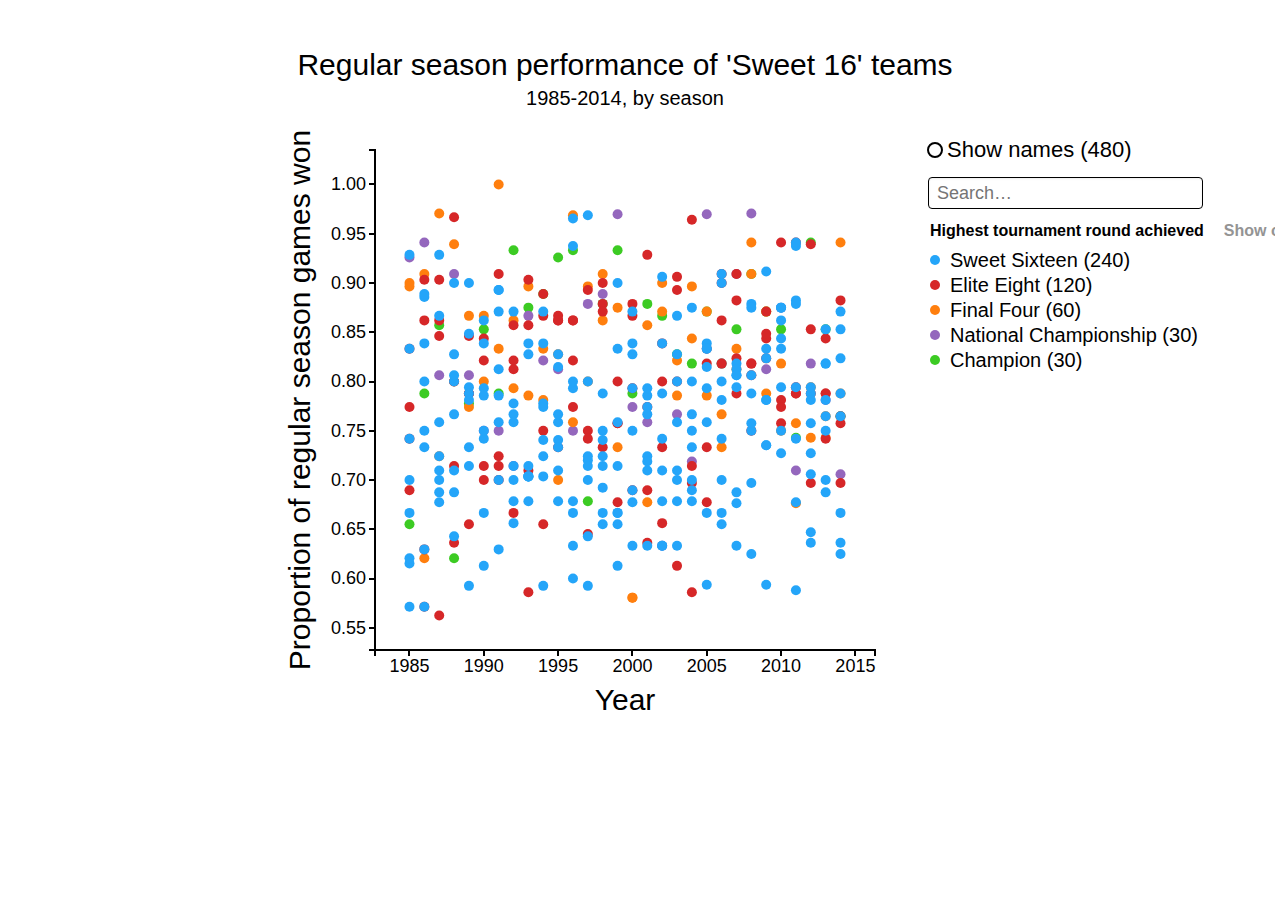
<file: clickme0.html>
<!DOCTYPE html>
<html>
    <head>
        <meta http-equiv="Content-Type" content="text/html; charset=utf-8"/>
        <base target="_blank"> <!-- open all links on a new tab -->

        <title>Regular season performance of 'Sweet 16' teams</title>

        <link href="clickme_assets/clickme.css" rel="stylesheet">
<link href="clickme_assets/d3_tip.css" rel="stylesheet">
<link href="clickme_assets/chart.css" rel="stylesheet">
<script src="clickme_assets/d3.v3.4.3.js"></script>
<script src="clickme_assets/clickme.js"></script>
<script src="clickme_assets/d3_tip.js"></script>

        <style>
            text{
                font-family: Rockwell, Helvetica, Arial, sans;
            }
        </style>
    </head>

    <body>
        <div class="g-search hideable">
                <input type="text" placeholder="Search…">
                <button style="display:none;" class="g-search-clear">X</button>
        </div>
        <script type="text/javascript">
            plot = new_plot({
                data: [{"x":1985,"y":0.655172413793103,"point_name":"Villanova","radius":5,"color_group":"Champion"},
{"x":1990,"y":0.852941176470588,"point_name":"UNLV","radius":5,"color_group":"Champion"},
{"x":1995,"y":0.925925925925926,"point_name":"UCLA","radius":5,"color_group":"Champion"},
{"x":2003,"y":0.827586206896552,"point_name":"Syracuse","radius":5,"color_group":"Champion"},
{"x":2009,"y":0.870967741935484,"point_name":"North Carolina","radius":5,"color_group":"Champion"},
{"x":2005,"y":0.870967741935484,"point_name":"North Carolina","radius":5,"color_group":"Champion"},
{"x":1993,"y":0.875,"point_name":"North Carolina","radius":5,"color_group":"Champion"},
{"x":2000,"y":0.787878787878788,"point_name":"Michigan St","radius":5,"color_group":"Champion"},
{"x":1989,"y":0.777777777777778,"point_name":"Michigan","radius":5,"color_group":"Champion"},
{"x":2002,"y":0.866666666666667,"point_name":"Maryland","radius":5,"color_group":"Champion"},
{"x":2013,"y":0.852941176470588,"point_name":"Louisville","radius":5,"color_group":"Champion"},
{"x":1986,"y":0.787878787878788,"point_name":"Louisville","radius":5,"color_group":"Champion"},
{"x":2012,"y":0.941176470588235,"point_name":"Kentucky","radius":5,"color_group":"Champion"},
{"x":1998,"y":0.878787878787879,"point_name":"Kentucky","radius":5,"color_group":"Champion"},
{"x":1996,"y":0.933333333333333,"point_name":"Kentucky","radius":5,"color_group":"Champion"},
{"x":2008,"y":0.909090909090909,"point_name":"Kansas","radius":5,"color_group":"Champion"},
{"x":1988,"y":0.620689655172414,"point_name":"Kansas","radius":5,"color_group":"Champion"},
{"x":1987,"y":0.857142857142857,"point_name":"Indiana","radius":5,"color_group":"Champion"},
{"x":2007,"y":0.852941176470588,"point_name":"Florida","radius":5,"color_group":"Champion"},
{"x":2006,"y":0.818181818181818,"point_name":"Florida","radius":5,"color_group":"Champion"},
{"x":2010,"y":0.852941176470588,"point_name":"Duke","radius":5,"color_group":"Champion"},
{"x":2001,"y":0.878787878787879,"point_name":"Duke","radius":5,"color_group":"Champion"},
{"x":1992,"y":0.933333333333333,"point_name":"Duke","radius":5,"color_group":"Champion"},
{"x":1991,"y":0.787878787878788,"point_name":"Duke","radius":5,"color_group":"Champion"},
{"x":2014,"y":0.764705882352941,"point_name":"Connecticut","radius":5,"color_group":"Champion"},
{"x":2011,"y":0.742857142857143,"point_name":"Connecticut","radius":5,"color_group":"Champion"},
{"x":2004,"y":0.818181818181818,"point_name":"Connecticut","radius":5,"color_group":"Champion"},
{"x":1999,"y":0.933333333333333,"point_name":"Connecticut","radius":5,"color_group":"Champion"},
{"x":1994,"y":0.888888888888889,"point_name":"Arkansas","radius":5,"color_group":"Champion"},
{"x":1997,"y":0.678571428571429,"point_name":"Arizona","radius":5,"color_group":"Champion"},
{"x":1998,"y":0.888888888888889,"point_name":"Utah","radius":5,"color_group":"National Championship"},
{"x":2006,"y":0.818181818181818,"point_name":"UCLA","radius":5,"color_group":"National Championship"},
{"x":1996,"y":0.75,"point_name":"Syracuse","radius":5,"color_group":"National Championship"},
{"x":1987,"y":0.806451612903226,"point_name":"Syracuse","radius":5,"color_group":"National Championship"},
{"x":1989,"y":0.806451612903226,"point_name":"Seton Hall","radius":5,"color_group":"National Championship"},
{"x":1988,"y":0.909090909090909,"point_name":"Oklahoma","radius":5,"color_group":"National Championship"},
{"x":2007,"y":0.909090909090909,"point_name":"Ohio St","radius":5,"color_group":"National Championship"},
{"x":2009,"y":0.8125,"point_name":"Michigan St","radius":5,"color_group":"National Championship"},
{"x":2013,"y":0.78125,"point_name":"Michigan","radius":5,"color_group":"National Championship"},
{"x":1993,"y":0.866666666666667,"point_name":"Michigan","radius":5,"color_group":"National Championship"},
{"x":1992,"y":0.714285714285714,"point_name":"Michigan","radius":5,"color_group":"National Championship"},
{"x":2008,"y":0.970588235294118,"point_name":"Memphis","radius":5,"color_group":"National Championship"},
{"x":2014,"y":0.705882352941177,"point_name":"Kentucky","radius":5,"color_group":"National Championship"},
{"x":1997,"y":0.878787878787879,"point_name":"Kentucky","radius":5,"color_group":"National Championship"},
{"x":2012,"y":0.818181818181818,"point_name":"Kansas","radius":5,"color_group":"National Championship"},
{"x":2003,"y":0.766666666666667,"point_name":"Kansas","radius":5,"color_group":"National Championship"},
{"x":1991,"y":0.75,"point_name":"Kansas","radius":5,"color_group":"National Championship"},
{"x":2002,"y":0.633333333333333,"point_name":"Indiana","radius":5,"color_group":"National Championship"},
{"x":2005,"y":0.96969696969697,"point_name":"Illinois","radius":5,"color_group":"National Championship"},
{"x":2004,"y":0.71875,"point_name":"Georgia Tech","radius":5,"color_group":"National Championship"},
{"x":1985,"y":0.925925925925926,"point_name":"Georgetown","radius":5,"color_group":"National Championship"},
{"x":2000,"y":0.774193548387097,"point_name":"Florida","radius":5,"color_group":"National Championship"},
{"x":1999,"y":0.96969696969697,"point_name":"Duke","radius":5,"color_group":"National Championship"},
{"x":1994,"y":0.821428571428571,"point_name":"Duke","radius":5,"color_group":"National Championship"},
{"x":1990,"y":0.75,"point_name":"Duke","radius":5,"color_group":"National Championship"},
{"x":1986,"y":0.941176470588235,"point_name":"Duke","radius":5,"color_group":"National Championship"},
{"x":2011,"y":0.709677419354839,"point_name":"Butler","radius":5,"color_group":"National Championship"},
{"x":2010,"y":0.875,"point_name":"Butler","radius":5,"color_group":"National Championship"},
{"x":1995,"y":0.8125,"point_name":"Arkansas","radius":5,"color_group":"National Championship"},
{"x":2001,"y":0.758620689655172,"point_name":"Arizona","radius":5,"color_group":"National Championship"},
{"x":2014,"y":0.787878787878788,"point_name":"Wisconsin","radius":5,"color_group":"Final Four"},
{"x":2000,"y":0.580645161290323,"point_name":"Wisconsin","radius":5,"color_group":"Final Four"},
{"x":2013,"y":0.764705882352941,"point_name":"Wichita St","radius":5,"color_group":"Final Four"},
{"x":2010,"y":0.818181818181818,"point_name":"West Virginia","radius":5,"color_group":"Final Four"},
{"x":2009,"y":0.787878787878788,"point_name":"Villanova","radius":5,"color_group":"Final Four"},
{"x":2011,"y":0.676470588235294,"point_name":"VA Commonwealth","radius":5,"color_group":"Final Four"},
{"x":1991,"y":1,"point_name":"UNLV","radius":5,"color_group":"Final Four"},
{"x":1987,"y":0.970588235294118,"point_name":"UNLV","radius":5,"color_group":"Final Four"},
{"x":2008,"y":0.909090909090909,"point_name":"UCLA","radius":5,"color_group":"Final Four"},
{"x":2007,"y":0.833333333333333,"point_name":"UCLA","radius":5,"color_group":"Final Four"},
{"x":2003,"y":0.785714285714286,"point_name":"Texas","radius":5,"color_group":"Final Four"},
{"x":2013,"y":0.742857142857143,"point_name":"Syracuse","radius":5,"color_group":"Final Four"},
{"x":1998,"y":0.862068965517241,"point_name":"Stanford","radius":5,"color_group":"Final Four"},
{"x":1985,"y":0.9,"point_name":"St John's","radius":5,"color_group":"Final Four"},
{"x":1987,"y":0.724137931034483,"point_name":"Providence","radius":5,"color_group":"Final Four"},
{"x":2004,"y":0.896551724137931,"point_name":"Oklahoma St","radius":5,"color_group":"Final Four"},
{"x":1995,"y":0.7,"point_name":"Oklahoma St","radius":5,"color_group":"Final Four"},
{"x":2002,"y":0.870967741935484,"point_name":"Oklahoma","radius":5,"color_group":"Final Four"},
{"x":2012,"y":0.794117647058823,"point_name":"Ohio St","radius":5,"color_group":"Final Four"},
{"x":1999,"y":0.733333333333333,"point_name":"Ohio St","radius":5,"color_group":"Final Four"},
{"x":2008,"y":0.941176470588235,"point_name":"North Carolina","radius":5,"color_group":"Final Four"},
{"x":2000,"y":0.580645161290323,"point_name":"North Carolina","radius":5,"color_group":"Final Four"},
{"x":1998,"y":0.909090909090909,"point_name":"North Carolina","radius":5,"color_group":"Final Four"},
{"x":1997,"y":0.8,"point_name":"North Carolina","radius":5,"color_group":"Final Four"},
{"x":1995,"y":0.827586206896552,"point_name":"North Carolina","radius":5,"color_group":"Final Four"},
{"x":1991,"y":0.833333333333333,"point_name":"North Carolina","radius":5,"color_group":"Final Four"},
{"x":1996,"y":0.758620689655172,"point_name":"Mississippi St","radius":5,"color_group":"Final Four"},
{"x":1997,"y":0.896551724137931,"point_name":"Minnesota","radius":5,"color_group":"Final Four"},
{"x":2010,"y":0.75,"point_name":"Michigan St","radius":5,"color_group":"Final Four"},
{"x":2005,"y":0.785714285714286,"point_name":"Michigan St","radius":5,"color_group":"Final Four"},
{"x":2001,"y":0.857142857142857,"point_name":"Michigan St","radius":5,"color_group":"Final Four"},
{"x":1999,"y":0.875,"point_name":"Michigan St","radius":5,"color_group":"Final Four"},
{"x":1985,"y":0.896551724137931,"point_name":"Memphis","radius":5,"color_group":"Final Four"},
{"x":1996,"y":0.96875,"point_name":"Massachusetts","radius":5,"color_group":"Final Four"},
{"x":2001,"y":0.67741935483871,"point_name":"Maryland","radius":5,"color_group":"Final Four"},
{"x":2003,"y":0.821428571428571,"point_name":"Marquette","radius":5,"color_group":"Final Four"},
{"x":2006,"y":0.733333333333333,"point_name":"LSU","radius":5,"color_group":"Final Four"},
{"x":1986,"y":0.620689655172414,"point_name":"LSU","radius":5,"color_group":"Final Four"},
{"x":2012,"y":0.742857142857143,"point_name":"Louisville","radius":5,"color_group":"Final Four"},
{"x":2005,"y":0.870967741935484,"point_name":"Louisville","radius":5,"color_group":"Final Four"},
{"x":2011,"y":0.757575757575758,"point_name":"Kentucky","radius":5,"color_group":"Final Four"},
{"x":1993,"y":0.896551724137931,"point_name":"Kentucky","radius":5,"color_group":"Final Four"},
{"x":2002,"y":0.9,"point_name":"Kansas","radius":5,"color_group":"Final Four"},
{"x":1993,"y":0.785714285714286,"point_name":"Kansas","radius":5,"color_group":"Final Four"},
{"x":1986,"y":0.909090909090909,"point_name":"Kansas","radius":5,"color_group":"Final Four"},
{"x":1992,"y":0.793103448275862,"point_name":"Indiana","radius":5,"color_group":"Final Four"},
{"x":1989,"y":0.866666666666667,"point_name":"Illinois","radius":5,"color_group":"Final Four"},
{"x":1990,"y":0.8,"point_name":"Georgia Tech","radius":5,"color_group":"Final Four"},
{"x":2007,"y":0.8125,"point_name":"Georgetown","radius":5,"color_group":"Final Four"},
{"x":2006,"y":0.766666666666667,"point_name":"George Mason","radius":5,"color_group":"Final Four"},
{"x":2014,"y":0.941176470588235,"point_name":"Florida","radius":5,"color_group":"Final Four"},
{"x":1994,"y":0.78125,"point_name":"Florida","radius":5,"color_group":"Final Four"},
{"x":2004,"y":0.84375,"point_name":"Duke","radius":5,"color_group":"Final Four"},
{"x":1989,"y":0.774193548387097,"point_name":"Duke","radius":5,"color_group":"Final Four"},
{"x":1988,"y":0.8,"point_name":"Duke","radius":5,"color_group":"Final Four"},
{"x":2009,"y":0.870967741935484,"point_name":"Connecticut","radius":5,"color_group":"Final Four"},
{"x":1992,"y":0.862068965517241,"point_name":"Cincinnati","radius":5,"color_group":"Final Four"},
{"x":1990,"y":0.866666666666667,"point_name":"Arkansas","radius":5,"color_group":"Final Four"},
{"x":1994,"y":0.833333333333333,"point_name":"Arizona","radius":5,"color_group":"Final Four"},
{"x":1988,"y":0.939393939393939,"point_name":"Arizona","radius":5,"color_group":"Final Four"},
{"x":2008,"y":0.818181818181818,"point_name":"Xavier","radius":5,"color_group":"Elite Eight"},
{"x":2004,"y":0.696969696969697,"point_name":"Xavier","radius":5,"color_group":"Elite Eight"},
{"x":2005,"y":0.733333333333333,"point_name":"Wisconsin","radius":5,"color_group":"Elite Eight"},
{"x":2005,"y":0.67741935483871,"point_name":"West Virginia","radius":5,"color_group":"Elite Eight"},
{"x":1996,"y":0.821428571428571,"point_name":"Wake Forest","radius":5,"color_group":"Elite Eight"},
{"x":1995,"y":0.733333333333333,"point_name":"Virginia","radius":5,"color_group":"Elite Eight"},
{"x":1989,"y":0.655172413793103,"point_name":"Virginia","radius":5,"color_group":"Elite Eight"},
{"x":2006,"y":0.862068965517241,"point_name":"Villanova","radius":5,"color_group":"Elite Eight"},
{"x":1988,"y":0.636363636363636,"point_name":"Villanova","radius":5,"color_group":"Elite Eight"},
{"x":1997,"y":0.892857142857143,"point_name":"Utah","radius":5,"color_group":"Elite Eight"},
{"x":2001,"y":0.689655172413793,"point_name":"USC","radius":5,"color_group":"Elite Eight"},
{"x":1989,"y":0.787878787878788,"point_name":"UNLV","radius":5,"color_group":"Elite Eight"},
{"x":1997,"y":0.75,"point_name":"UCLA","radius":5,"color_group":"Elite Eight"},
{"x":1992,"y":0.857142857142857,"point_name":"UCLA","radius":5,"color_group":"Elite Eight"},
{"x":2000,"y":0.878787878787879,"point_name":"Tulsa","radius":5,"color_group":"Elite Eight"},
{"x":2008,"y":0.818181818181818,"point_name":"Texas","radius":5,"color_group":"Elite Eight"},
{"x":2006,"y":0.818181818181818,"point_name":"Texas","radius":5,"color_group":"Elite Eight"},
{"x":1990,"y":0.7,"point_name":"Texas","radius":5,"color_group":"Elite Eight"},
{"x":2010,"y":0.757575757575758,"point_name":"Tennessee","radius":5,"color_group":"Elite Eight"},
{"x":2001,"y":0.636363636363636,"point_name":"Temple","radius":5,"color_group":"Elite Eight"},
{"x":1999,"y":0.67741935483871,"point_name":"Temple","radius":5,"color_group":"Elite Eight"},
{"x":1993,"y":0.586206896551724,"point_name":"Temple","radius":5,"color_group":"Elite Eight"},
{"x":1991,"y":0.7,"point_name":"Temple","radius":5,"color_group":"Elite Eight"},
{"x":1988,"y":0.966666666666667,"point_name":"Temple","radius":5,"color_group":"Elite Eight"},
{"x":2012,"y":0.939393939393939,"point_name":"Syracuse","radius":5,"color_group":"Elite Eight"},
{"x":1989,"y":0.787878787878788,"point_name":"Syracuse","radius":5,"color_group":"Elite Eight"},
{"x":2001,"y":0.928571428571429,"point_name":"Stanford","radius":5,"color_group":"Elite Eight"},
{"x":2004,"y":0.964285714285714,"point_name":"St Joseph's PA","radius":5,"color_group":"Elite Eight"},
{"x":1999,"y":0.757575757575758,"point_name":"St John's","radius":5,"color_group":"Elite Eight"},
{"x":1991,"y":0.714285714285714,"point_name":"St John's","radius":5,"color_group":"Elite Eight"},
{"x":1991,"y":0.724137931034483,"point_name":"Seton Hall","radius":5,"color_group":"Elite Eight"},
{"x":1998,"y":0.733333333333333,"point_name":"Rhode Island","radius":5,"color_group":"Elite Eight"},
{"x":2000,"y":0.689655172413793,"point_name":"Purdue","radius":5,"color_group":"Elite Eight"},
{"x":1994,"y":0.866666666666667,"point_name":"Purdue","radius":5,"color_group":"Elite Eight"},
{"x":1997,"y":0.645161290322581,"point_name":"Providence","radius":5,"color_group":"Elite Eight"},
{"x":2009,"y":0.870967741935484,"point_name":"Pittsburgh","radius":5,"color_group":"Elite Eight"},
{"x":2007,"y":0.787878787878788,"point_name":"Oregon","radius":5,"color_group":"Elite Eight"},
{"x":2002,"y":0.733333333333333,"point_name":"Oregon","radius":5,"color_group":"Elite Eight"},
{"x":2000,"y":0.793103448275862,"point_name":"Oklahoma St","radius":5,"color_group":"Elite Eight"},
{"x":2009,"y":0.84375,"point_name":"Oklahoma","radius":5,"color_group":"Elite Eight"},
{"x":2003,"y":0.8,"point_name":"Oklahoma","radius":5,"color_group":"Elite Eight"},
{"x":1985,"y":0.833333333333333,"point_name":"Oklahoma","radius":5,"color_group":"Elite Eight"},
{"x":2013,"y":0.787878787878788,"point_name":"Ohio St","radius":5,"color_group":"Elite Eight"},
{"x":1992,"y":0.821428571428571,"point_name":"Ohio St","radius":5,"color_group":"Elite Eight"},
{"x":2012,"y":0.852941176470588,"point_name":"North Carolina","radius":5,"color_group":"Elite Eight"},
{"x":2011,"y":0.787878787878788,"point_name":"North Carolina","radius":5,"color_group":"Elite Eight"},
{"x":2007,"y":0.823529411764706,"point_name":"North Carolina","radius":5,"color_group":"Elite Eight"},
{"x":1988,"y":0.8,"point_name":"North Carolina","radius":5,"color_group":"Elite Eight"},
{"x":1987,"y":0.903225806451613,"point_name":"North Carolina","radius":5,"color_group":"Elite Eight"},
{"x":1985,"y":0.741935483870968,"point_name":"North Carolina","radius":5,"color_group":"Elite Eight"},
{"x":1986,"y":0.571428571428571,"point_name":"NC State","radius":5,"color_group":"Elite Eight"},
{"x":1985,"y":0.689655172413793,"point_name":"NC State","radius":5,"color_group":"Elite Eight"},
{"x":1986,"y":0.862068965517241,"point_name":"Navy","radius":5,"color_group":"Elite Eight"},
{"x":2009,"y":0.823529411764706,"point_name":"Missouri","radius":5,"color_group":"Elite Eight"},
{"x":2002,"y":0.65625,"point_name":"Missouri","radius":5,"color_group":"Elite Eight"},
{"x":1994,"y":0.888888888888889,"point_name":"Missouri","radius":5,"color_group":"Elite Eight"},
{"x":1990,"y":0.714285714285714,"point_name":"Minnesota","radius":5,"color_group":"Elite Eight"},
{"x":2014,"y":0.764705882352941,"point_name":"Michigan St","radius":5,"color_group":"Elite Eight"},
{"x":2003,"y":0.612903225806452,"point_name":"Michigan St","radius":5,"color_group":"Elite Eight"},
{"x":2014,"y":0.757575757575758,"point_name":"Michigan","radius":5,"color_group":"Elite Eight"},
{"x":1994,"y":0.75,"point_name":"Michigan","radius":5,"color_group":"Elite Eight"},
{"x":2007,"y":0.909090909090909,"point_name":"Memphis","radius":5,"color_group":"Elite Eight"},
{"x":2006,"y":0.909090909090909,"point_name":"Memphis","radius":5,"color_group":"Elite Eight"},
{"x":1992,"y":0.666666666666667,"point_name":"Memphis","radius":5,"color_group":"Elite Eight"},
{"x":1995,"y":0.866666666666667,"point_name":"Massachusetts","radius":5,"color_group":"Elite Eight"},
{"x":2013,"y":0.741935483870968,"point_name":"Marquette","radius":5,"color_group":"Elite Eight"},
{"x":1987,"y":0.5625,"point_name":"LSU","radius":5,"color_group":"Elite Eight"},
{"x":1990,"y":0.821428571428571,"point_name":"Loy Marymount","radius":5,"color_group":"Elite Eight"},
{"x":2009,"y":0.848484848484849,"point_name":"Louisville","radius":5,"color_group":"Elite Eight"},
{"x":2008,"y":0.75,"point_name":"Louisville","radius":5,"color_group":"Elite Eight"},
{"x":1997,"y":0.741935483870968,"point_name":"Louisville","radius":5,"color_group":"Elite Eight"},
{"x":2010,"y":0.941176470588235,"point_name":"Kentucky","radius":5,"color_group":"Elite Eight"},
{"x":2005,"y":0.833333333333333,"point_name":"Kentucky","radius":5,"color_group":"Elite Eight"},
{"x":2003,"y":0.90625,"point_name":"Kentucky","radius":5,"color_group":"Elite Eight"},
{"x":1999,"y":0.757575757575758,"point_name":"Kentucky","radius":5,"color_group":"Elite Eight"},
{"x":1995,"y":0.862068965517241,"point_name":"Kentucky","radius":5,"color_group":"Elite Eight"},
{"x":1992,"y":0.8125,"point_name":"Kentucky","radius":5,"color_group":"Elite Eight"},
{"x":1986,"y":0.903225806451613,"point_name":"Kentucky","radius":5,"color_group":"Elite Eight"},
{"x":2002,"y":0.838709677419355,"point_name":"Kent","radius":5,"color_group":"Elite Eight"},
{"x":2010,"y":0.78125,"point_name":"Kansas St","radius":5,"color_group":"Elite Eight"},
{"x":1988,"y":0.714285714285714,"point_name":"Kansas St","radius":5,"color_group":"Elite Eight"},
{"x":2011,"y":0.941176470588235,"point_name":"Kansas","radius":5,"color_group":"Elite Eight"},
{"x":2007,"y":0.882352941176471,"point_name":"Kansas","radius":5,"color_group":"Elite Eight"},
{"x":2004,"y":0.714285714285714,"point_name":"Kansas","radius":5,"color_group":"Elite Eight"},
{"x":1996,"y":0.862068965517241,"point_name":"Kansas","radius":5,"color_group":"Elite Eight"},
{"x":2000,"y":0.866666666666667,"point_name":"Iowa St","radius":5,"color_group":"Elite Eight"},
{"x":1987,"y":0.862068965517241,"point_name":"Iowa","radius":5,"color_group":"Elite Eight"},
{"x":1993,"y":0.903225806451613,"point_name":"Indiana","radius":5,"color_group":"Elite Eight"},
{"x":2001,"y":0.774193548387097,"point_name":"Illinois","radius":5,"color_group":"Elite Eight"},
{"x":1999,"y":0.8,"point_name":"Gonzaga","radius":5,"color_group":"Elite Eight"},
{"x":1985,"y":0.774193548387097,"point_name":"Georgia Tech","radius":5,"color_group":"Elite Eight"},
{"x":1996,"y":0.774193548387097,"point_name":"Georgetown","radius":5,"color_group":"Elite Eight"},
{"x":1989,"y":0.846153846153846,"point_name":"Georgetown","radius":5,"color_group":"Elite Eight"},
{"x":1987,"y":0.846153846153846,"point_name":"Georgetown","radius":5,"color_group":"Elite Eight"},
{"x":1993,"y":0.709677419354839,"point_name":"Florida St","radius":5,"color_group":"Elite Eight"},
{"x":2013,"y":0.787878787878788,"point_name":"Florida","radius":5,"color_group":"Elite Eight"},
{"x":2012,"y":0.696969696969697,"point_name":"Florida","radius":5,"color_group":"Elite Eight"},
{"x":2011,"y":0.787878787878788,"point_name":"Florida","radius":5,"color_group":"Elite Eight"},
{"x":2013,"y":0.84375,"point_name":"Duke","radius":5,"color_group":"Elite Eight"},
{"x":1998,"y":0.9,"point_name":"Duke","radius":5,"color_group":"Elite Eight"},
{"x":2014,"y":0.696969696969697,"point_name":"Dayton","radius":5,"color_group":"Elite Eight"},
{"x":2008,"y":0.806451612903226,"point_name":"Davidson","radius":5,"color_group":"Elite Eight"},
{"x":2006,"y":0.9,"point_name":"Connecticut","radius":5,"color_group":"Elite Eight"},
{"x":2002,"y":0.8,"point_name":"Connecticut","radius":5,"color_group":"Elite Eight"},
{"x":1998,"y":0.878787878787879,"point_name":"Connecticut","radius":5,"color_group":"Elite Eight"},
{"x":1995,"y":0.862068965517241,"point_name":"Connecticut","radius":5,"color_group":"Elite Eight"},
{"x":1990,"y":0.84375,"point_name":"Connecticut","radius":5,"color_group":"Elite Eight"},
{"x":1996,"y":0.862068965517241,"point_name":"Cincinnati","radius":5,"color_group":"Elite Eight"},
{"x":1993,"y":0.857142857142857,"point_name":"Cincinnati","radius":5,"color_group":"Elite Eight"},
{"x":1994,"y":0.655172413793103,"point_name":"Boston College","radius":5,"color_group":"Elite Eight"},
{"x":2012,"y":0.787878787878788,"point_name":"Baylor","radius":5,"color_group":"Elite Eight"},
{"x":2010,"y":0.774193548387097,"point_name":"Baylor","radius":5,"color_group":"Elite Eight"},
{"x":1986,"y":0.62962962962963,"point_name":"Auburn","radius":5,"color_group":"Elite Eight"},
{"x":1991,"y":0.909090909090909,"point_name":"Arkansas","radius":5,"color_group":"Elite Eight"},
{"x":2014,"y":0.882352941176471,"point_name":"Arizona","radius":5,"color_group":"Elite Eight"},
{"x":2011,"y":0.794117647058823,"point_name":"Arizona","radius":5,"color_group":"Elite Eight"},
{"x":2005,"y":0.818181818181818,"point_name":"Arizona","radius":5,"color_group":"Elite Eight"},
{"x":2003,"y":0.892857142857143,"point_name":"Arizona","radius":5,"color_group":"Elite Eight"},
{"x":1998,"y":0.870967741935484,"point_name":"Arizona","radius":5,"color_group":"Elite Eight"},
{"x":2004,"y":0.586206896551724,"point_name":"Alabama","radius":5,"color_group":"Elite Eight"},
{"x":2012,"y":0.636363636363636,"point_name":"Xavier","radius":5,"color_group":"Sweet Sixteen"},
{"x":2010,"y":0.75,"point_name":"Xavier","radius":5,"color_group":"Sweet Sixteen"},
{"x":2009,"y":0.78125,"point_name":"Xavier","radius":5,"color_group":"Sweet Sixteen"},
{"x":1990,"y":0.862068965517241,"point_name":"Xavier","radius":5,"color_group":"Sweet Sixteen"},
{"x":1987,"y":0.7,"point_name":"Wyoming","radius":5,"color_group":"Sweet Sixteen"},
{"x":2012,"y":0.727272727272727,"point_name":"Wisconsin","radius":5,"color_group":"Sweet Sixteen"},
{"x":2011,"y":0.741935483870968,"point_name":"Wisconsin","radius":5,"color_group":"Sweet Sixteen"},
{"x":2008,"y":0.878787878787879,"point_name":"Wisconsin","radius":5,"color_group":"Sweet Sixteen"},
{"x":2003,"y":0.758620689655172,"point_name":"Wisconsin","radius":5,"color_group":"Sweet Sixteen"},
{"x":2006,"y":0.741935483870968,"point_name":"Wichita St","radius":5,"color_group":"Sweet Sixteen"},
{"x":2005,"y":0.814814814814815,"point_name":"WI Milwaukee","radius":5,"color_group":"Sweet Sixteen"},
{"x":2008,"y":0.696969696969697,"point_name":"West Virginia","radius":5,"color_group":"Sweet Sixteen"},
{"x":2006,"y":0.655172413793103,"point_name":"West Virginia","radius":5,"color_group":"Sweet Sixteen"},
{"x":1998,"y":0.714285714285714,"point_name":"West Virginia","radius":5,"color_group":"Sweet Sixteen"},
{"x":2008,"y":0.75,"point_name":"Washington St","radius":5,"color_group":"Sweet Sixteen"},
{"x":2010,"y":0.727272727272727,"point_name":"Washington","radius":5,"color_group":"Sweet Sixteen"},
{"x":2006,"y":0.8,"point_name":"Washington","radius":5,"color_group":"Sweet Sixteen"},
{"x":2005,"y":0.838709677419355,"point_name":"Washington","radius":5,"color_group":"Sweet Sixteen"},
{"x":1998,"y":0.666666666666667,"point_name":"Washington","radius":5,"color_group":"Sweet Sixteen"},
{"x":2004,"y":0.678571428571429,"point_name":"Wake Forest","radius":5,"color_group":"Sweet Sixteen"},
{"x":1995,"y":0.827586206896552,"point_name":"Wake Forest","radius":5,"color_group":"Sweet Sixteen"},
{"x":1993,"y":0.703703703703704,"point_name":"Wake Forest","radius":5,"color_group":"Sweet Sixteen"},
{"x":2008,"y":0.806451612903226,"point_name":"W Kentucky","radius":5,"color_group":"Sweet Sixteen"},
{"x":1993,"y":0.827586206896552,"point_name":"W Kentucky","radius":5,"color_group":"Sweet Sixteen"},
{"x":2014,"y":0.823529411764706,"point_name":"Virginia","radius":5,"color_group":"Sweet Sixteen"},
{"x":1993,"y":0.678571428571429,"point_name":"Virginia","radius":5,"color_group":"Sweet Sixteen"},
{"x":2008,"y":0.625,"point_name":"Villanova","radius":5,"color_group":"Sweet Sixteen"},
{"x":2005,"y":0.758620689655172,"point_name":"Villanova","radius":5,"color_group":"Sweet Sixteen"},
{"x":2007,"y":0.633333333333333,"point_name":"Vanderbilt","radius":5,"color_group":"Sweet Sixteen"},
{"x":2004,"y":0.7,"point_name":"Vanderbilt","radius":5,"color_group":"Sweet Sixteen"},
{"x":1993,"y":0.838709677419355,"point_name":"Vanderbilt","radius":5,"color_group":"Sweet Sixteen"},
{"x":1988,"y":0.642857142857143,"point_name":"Vanderbilt","radius":5,"color_group":"Sweet Sixteen"},
{"x":1998,"y":0.692307692307692,"point_name":"Valparaiso","radius":5,"color_group":"Sweet Sixteen"},
{"x":1992,"y":0.777777777777778,"point_name":"UTEP","radius":5,"color_group":"Sweet Sixteen"},
{"x":2005,"y":0.833333333333333,"point_name":"Utah","radius":5,"color_group":"Sweet Sixteen"},
{"x":1996,"y":0.793103448275862,"point_name":"Utah","radius":5,"color_group":"Sweet Sixteen"},
{"x":1991,"y":0.892857142857143,"point_name":"Utah","radius":5,"color_group":"Sweet Sixteen"},
{"x":2007,"y":0.676470588235294,"point_name":"USC","radius":5,"color_group":"Sweet Sixteen"},
{"x":2007,"y":0.818181818181818,"point_name":"UNLV","radius":5,"color_group":"Sweet Sixteen"},
{"x":1986,"y":0.885714285714286,"point_name":"UNLV","radius":5,"color_group":"Sweet Sixteen"},
{"x":2014,"y":0.764705882352941,"point_name":"UCLA","radius":5,"color_group":"Sweet Sixteen"},
{"x":2002,"y":0.633333333333333,"point_name":"UCLA","radius":5,"color_group":"Sweet Sixteen"},
{"x":2001,"y":0.724137931034483,"point_name":"UCLA","radius":5,"color_group":"Sweet Sixteen"},
{"x":2000,"y":0.633333333333333,"point_name":"UCLA","radius":5,"color_group":"Sweet Sixteen"},
{"x":1998,"y":0.724137931034483,"point_name":"UCLA","radius":5,"color_group":"Sweet Sixteen"},
{"x":1990,"y":0.666666666666667,"point_name":"UCLA","radius":5,"color_group":"Sweet Sixteen"},
{"x":2004,"y":0.689655172413793,"point_name":"UAB","radius":5,"color_group":"Sweet Sixteen"},
{"x":1995,"y":0.758620689655172,"point_name":"Tulsa","radius":5,"color_group":"Sweet Sixteen"},
{"x":1994,"y":0.740740740740741,"point_name":"Tulsa","radius":5,"color_group":"Sweet Sixteen"},
{"x":2005,"y":0.666666666666667,"point_name":"Texas Tech","radius":5,"color_group":"Sweet Sixteen"},
{"x":1996,"y":0.96551724137931,"point_name":"Texas Tech","radius":5,"color_group":"Sweet Sixteen"},
{"x":2007,"y":0.806451612903226,"point_name":"Texas A&M","radius":5,"color_group":"Sweet Sixteen"},
{"x":2004,"y":0.766666666666667,"point_name":"Texas","radius":5,"color_group":"Sweet Sixteen"},
{"x":2002,"y":0.633333333333333,"point_name":"Texas","radius":5,"color_group":"Sweet Sixteen"},
{"x":1997,"y":0.592592592592593,"point_name":"Texas","radius":5,"color_group":"Sweet Sixteen"},
{"x":2014,"y":0.625,"point_name":"Tennessee","radius":5,"color_group":"Sweet Sixteen"},
{"x":2008,"y":0.875,"point_name":"Tennessee","radius":5,"color_group":"Sweet Sixteen"},
{"x":2007,"y":0.6875,"point_name":"Tennessee","radius":5,"color_group":"Sweet Sixteen"},
{"x":2000,"y":0.793103448275862,"point_name":"Tennessee","radius":5,"color_group":"Sweet Sixteen"},
{"x":2010,"y":0.875,"point_name":"Syracuse","radius":5,"color_group":"Sweet Sixteen"},
{"x":2009,"y":0.735294117647059,"point_name":"Syracuse","radius":5,"color_group":"Sweet Sixteen"},
{"x":2004,"y":0.75,"point_name":"Syracuse","radius":5,"color_group":"Sweet Sixteen"},
{"x":2000,"y":0.827586206896552,"point_name":"Syracuse","radius":5,"color_group":"Sweet Sixteen"},
{"x":1998,"y":0.75,"point_name":"Syracuse","radius":5,"color_group":"Sweet Sixteen"},
{"x":1994,"y":0.777777777777778,"point_name":"Syracuse","radius":5,"color_group":"Sweet Sixteen"},
{"x":1990,"y":0.793103448275862,"point_name":"Syracuse","radius":5,"color_group":"Sweet Sixteen"},
{"x":2014,"y":0.636363636363636,"point_name":"Stanford","radius":5,"color_group":"Sweet Sixteen"},
{"x":2008,"y":0.787878787878788,"point_name":"Stanford","radius":5,"color_group":"Sweet Sixteen"},
{"x":1997,"y":0.72,"point_name":"Stanford","radius":5,"color_group":"Sweet Sixteen"},
{"x":2010,"y":0.833333333333333,"point_name":"St Mary's CA","radius":5,"color_group":"Sweet Sixteen"},
{"x":1997,"y":0.8,"point_name":"St Joseph's PA","radius":5,"color_group":"Sweet Sixteen"},
{"x":2000,"y":0.689655172413793,"point_name":"Seton Hall","radius":5,"color_group":"Sweet Sixteen"},
{"x":1992,"y":0.714285714285714,"point_name":"Seton Hall","radius":5,"color_group":"Sweet Sixteen"},
{"x":2014,"y":0.870967741935484,"point_name":"San Diego St","radius":5,"color_group":"Sweet Sixteen"},
{"x":2011,"y":0.9375,"point_name":"San Diego St","radius":5,"color_group":"Sweet Sixteen"},
{"x":2007,"y":0.8125,"point_name":"S Illinois","radius":5,"color_group":"Sweet Sixteen"},
{"x":2002,"y":0.787878787878788,"point_name":"S Illinois","radius":5,"color_group":"Sweet Sixteen"},
{"x":2011,"y":0.794117647058823,"point_name":"Richmond","radius":5,"color_group":"Sweet Sixteen"},
{"x":1988,"y":0.8,"point_name":"Richmond","radius":5,"color_group":"Sweet Sixteen"},
{"x":1988,"y":0.806451612903226,"point_name":"Rhode Island","radius":5,"color_group":"Sweet Sixteen"},
{"x":2010,"y":0.84375,"point_name":"Purdue","radius":5,"color_group":"Sweet Sixteen"},
{"x":2009,"y":0.735294117647059,"point_name":"Purdue","radius":5,"color_group":"Sweet Sixteen"},
{"x":1999,"y":0.612903225806452,"point_name":"Purdue","radius":5,"color_group":"Sweet Sixteen"},
{"x":1998,"y":0.787878787878788,"point_name":"Purdue","radius":5,"color_group":"Sweet Sixteen"},
{"x":1988,"y":0.9,"point_name":"Purdue","radius":5,"color_group":"Sweet Sixteen"},
{"x":2007,"y":0.794117647058823,"point_name":"Pittsburgh","radius":5,"color_group":"Sweet Sixteen"},
{"x":2004,"y":0.875,"point_name":"Pittsburgh","radius":5,"color_group":"Sweet Sixteen"},
{"x":2003,"y":0.866666666666667,"point_name":"Pittsburgh","radius":5,"color_group":"Sweet Sixteen"},
{"x":2002,"y":0.838709677419355,"point_name":"Pittsburgh","radius":5,"color_group":"Sweet Sixteen"},
{"x":2001,"y":0.633333333333333,"point_name":"Penn St","radius":5,"color_group":"Sweet Sixteen"},
{"x":2013,"y":0.764705882352941,"point_name":"Oregon","radius":5,"color_group":"Sweet Sixteen"},
{"x":2005,"y":0.793103448275862,"point_name":"Oklahoma St","radius":5,"color_group":"Sweet Sixteen"},
{"x":1992,"y":0.766666666666667,"point_name":"Oklahoma St","radius":5,"color_group":"Sweet Sixteen"},
{"x":1991,"y":0.758620689655172,"point_name":"Oklahoma St","radius":5,"color_group":"Sweet Sixteen"},
{"x":1999,"y":0.655172413793103,"point_name":"Oklahoma","radius":5,"color_group":"Sweet Sixteen"},
{"x":1989,"y":0.848484848484849,"point_name":"Oklahoma","radius":5,"color_group":"Sweet Sixteen"},
{"x":1987,"y":0.709677419354839,"point_name":"Oklahoma","radius":5,"color_group":"Sweet Sixteen"},
{"x":2011,"y":0.941176470588235,"point_name":"Ohio St","radius":5,"color_group":"Sweet Sixteen"},
{"x":2010,"y":0.794117647058823,"point_name":"Ohio St","radius":5,"color_group":"Sweet Sixteen"},
{"x":1991,"y":0.892857142857143,"point_name":"Ohio St","radius":5,"color_group":"Sweet Sixteen"},
{"x":2012,"y":0.787878787878788,"point_name":"Ohio","radius":5,"color_group":"Sweet Sixteen"},
{"x":2003,"y":0.709677419354839,"point_name":"Notre Dame","radius":5,"color_group":"Sweet Sixteen"},
{"x":1987,"y":0.758620689655172,"point_name":"Notre Dame","radius":5,"color_group":"Sweet Sixteen"},
{"x":2010,"y":0.875,"point_name":"Northern Iowa","radius":5,"color_group":"Sweet Sixteen"},
{"x":1992,"y":0.7,"point_name":"North Carolina","radius":5,"color_group":"Sweet Sixteen"},
{"x":1990,"y":0.612903225806452,"point_name":"North Carolina","radius":5,"color_group":"Sweet Sixteen"},
{"x":1989,"y":0.794117647058823,"point_name":"North Carolina","radius":5,"color_group":"Sweet Sixteen"},
{"x":1986,"y":0.838709677419355,"point_name":"North Carolina","radius":5,"color_group":"Sweet Sixteen"},
{"x":1992,"y":0.758620689655172,"point_name":"New Mexico St","radius":5,"color_group":"Sweet Sixteen"},
{"x":2004,"y":0.733333333333333,"point_name":"Nevada","radius":5,"color_group":"Sweet Sixteen"},
{"x":2012,"y":0.647058823529412,"point_name":"NC State","radius":5,"color_group":"Sweet Sixteen"},
{"x":2005,"y":0.59375,"point_name":"NC State","radius":5,"color_group":"Sweet Sixteen"},
{"x":1989,"y":0.714285714285714,"point_name":"NC State","radius":5,"color_group":"Sweet Sixteen"},
{"x":1999,"y":0.666666666666667,"point_name":"Missouri St","radius":5,"color_group":"Sweet Sixteen"},
{"x":1989,"y":0.787878787878788,"point_name":"Missouri","radius":5,"color_group":"Sweet Sixteen"},
{"x":1995,"y":0.740740740740741,"point_name":"Mississippi St","radius":5,"color_group":"Sweet Sixteen"},
{"x":2001,"y":0.774193548387097,"point_name":"Mississippi","radius":5,"color_group":"Sweet Sixteen"},
{"x":1989,"y":0.592592592592593,"point_name":"Minnesota","radius":5,"color_group":"Sweet Sixteen"},
{"x":2013,"y":0.75,"point_name":"Michigan St","radius":5,"color_group":"Sweet Sixteen"},
{"x":2012,"y":0.794117647058823,"point_name":"Michigan St","radius":5,"color_group":"Sweet Sixteen"},
{"x":2008,"y":0.757575757575758,"point_name":"Michigan St","radius":5,"color_group":"Sweet Sixteen"},
{"x":1998,"y":0.740740740740741,"point_name":"Michigan St","radius":5,"color_group":"Sweet Sixteen"},
{"x":1990,"y":0.838709677419355,"point_name":"Michigan St","radius":5,"color_group":"Sweet Sixteen"},
{"x":1986,"y":0.75,"point_name":"Michigan St","radius":5,"color_group":"Sweet Sixteen"},
{"x":1988,"y":0.766666666666667,"point_name":"Michigan","radius":5,"color_group":"Sweet Sixteen"},
{"x":1999,"y":0.758620689655172,"point_name":"Miami OH","radius":5,"color_group":"Sweet Sixteen"},
{"x":2013,"y":0.818181818181818,"point_name":"Miami FL","radius":5,"color_group":"Sweet Sixteen"},
{"x":2000,"y":0.67741935483871,"point_name":"Miami FL","radius":5,"color_group":"Sweet Sixteen"},
{"x":2009,"y":0.911764705882353,"point_name":"Memphis","radius":5,"color_group":"Sweet Sixteen"},
{"x":1995,"y":0.709677419354839,"point_name":"Memphis","radius":5,"color_group":"Sweet Sixteen"},
{"x":1992,"y":0.870967741935484,"point_name":"Massachusetts","radius":5,"color_group":"Sweet Sixteen"},
{"x":2003,"y":0.678571428571429,"point_name":"Maryland","radius":5,"color_group":"Sweet Sixteen"},
{"x":1999,"y":0.833333333333333,"point_name":"Maryland","radius":5,"color_group":"Sweet Sixteen"},
{"x":1998,"y":0.655172413793103,"point_name":"Maryland","radius":5,"color_group":"Sweet Sixteen"},
{"x":1995,"y":0.766666666666667,"point_name":"Maryland","radius":5,"color_group":"Sweet Sixteen"},
{"x":1994,"y":0.592592592592593,"point_name":"Maryland","radius":5,"color_group":"Sweet Sixteen"},
{"x":1985,"y":0.666666666666667,"point_name":"Maryland","radius":5,"color_group":"Sweet Sixteen"},
{"x":2012,"y":0.78125,"point_name":"Marquette","radius":5,"color_group":"Sweet Sixteen"},
{"x":2011,"y":0.588235294117647,"point_name":"Marquette","radius":5,"color_group":"Sweet Sixteen"},
{"x":1994,"y":0.724137931034483,"point_name":"Marquette","radius":5,"color_group":"Sweet Sixteen"},
{"x":2000,"y":0.838709677419355,"point_name":"LSU","radius":5,"color_group":"Sweet Sixteen"},
{"x":1985,"y":0.833333333333333,"point_name":"Loyola-Chicago","radius":5,"color_group":"Sweet Sixteen"},
{"x":2014,"y":0.852941176470588,"point_name":"Louisville","radius":5,"color_group":"Sweet Sixteen"},
{"x":1996,"y":0.633333333333333,"point_name":"Louisville","radius":5,"color_group":"Sweet Sixteen"},
{"x":1994,"y":0.838709677419355,"point_name":"Louisville","radius":5,"color_group":"Sweet Sixteen"},
{"x":1993,"y":0.703703703703704,"point_name":"Louisville","radius":5,"color_group":"Sweet Sixteen"},
{"x":1989,"y":0.733333333333333,"point_name":"Louisville","radius":5,"color_group":"Sweet Sixteen"},
{"x":1988,"y":0.6875,"point_name":"Louisville","radius":5,"color_group":"Sweet Sixteen"},
{"x":1985,"y":0.928571428571429,"point_name":"Louisiana Tech","radius":5,"color_group":"Sweet Sixteen"},
{"x":2013,"y":0.7,"point_name":"La Salle","radius":5,"color_group":"Sweet Sixteen"},
{"x":2002,"y":0.678571428571429,"point_name":"Kentucky","radius":5,"color_group":"Sweet Sixteen"},
{"x":2001,"y":0.709677419354839,"point_name":"Kentucky","radius":5,"color_group":"Sweet Sixteen"},
{"x":1988,"y":0.827586206896552,"point_name":"Kentucky","radius":5,"color_group":"Sweet Sixteen"},
{"x":1985,"y":0.571428571428571,"point_name":"Kentucky","radius":5,"color_group":"Sweet Sixteen"},
{"x":2013,"y":0.852941176470588,"point_name":"Kansas","radius":5,"color_group":"Sweet Sixteen"},
{"x":2009,"y":0.78125,"point_name":"Kansas","radius":5,"color_group":"Sweet Sixteen"},
{"x":2001,"y":0.785714285714286,"point_name":"Kansas","radius":5,"color_group":"Sweet Sixteen"},
{"x":1997,"y":0.96875,"point_name":"Kansas","radius":5,"color_group":"Sweet Sixteen"},
{"x":1995,"y":0.814814814814815,"point_name":"Kansas","radius":5,"color_group":"Sweet Sixteen"},
{"x":1994,"y":0.774193548387097,"point_name":"Kansas","radius":5,"color_group":"Sweet Sixteen"},
{"x":1987,"y":0.6875,"point_name":"Kansas","radius":5,"color_group":"Sweet Sixteen"},
{"x":2014,"y":0.787878787878788,"point_name":"Iowa St","radius":5,"color_group":"Sweet Sixteen"},
{"x":1997,"y":0.714285714285714,"point_name":"Iowa St","radius":5,"color_group":"Sweet Sixteen"},
{"x":1986,"y":0.62962962962963,"point_name":"Iowa St","radius":5,"color_group":"Sweet Sixteen"},
{"x":1999,"y":0.666666666666667,"point_name":"Iowa","radius":5,"color_group":"Sweet Sixteen"},
{"x":1988,"y":0.709677419354839,"point_name":"Iowa","radius":5,"color_group":"Sweet Sixteen"},
{"x":2013,"y":0.818181818181818,"point_name":"Indiana","radius":5,"color_group":"Sweet Sixteen"},
{"x":2012,"y":0.757575757575758,"point_name":"Indiana","radius":5,"color_group":"Sweet Sixteen"},
{"x":1994,"y":0.703703703703704,"point_name":"Indiana","radius":5,"color_group":"Sweet Sixteen"},
{"x":1991,"y":0.870967741935484,"point_name":"Indiana","radius":5,"color_group":"Sweet Sixteen"},
{"x":1989,"y":0.78125,"point_name":"Indiana","radius":5,"color_group":"Sweet Sixteen"},
{"x":2004,"y":0.8,"point_name":"Illinois","radius":5,"color_group":"Sweet Sixteen"},
{"x":2002,"y":0.741935483870968,"point_name":"Illinois","radius":5,"color_group":"Sweet Sixteen"},
{"x":1985,"y":0.741935483870968,"point_name":"Illinois","radius":5,"color_group":"Sweet Sixteen"},
{"x":2009,"y":0.833333333333333,"point_name":"Gonzaga","radius":5,"color_group":"Sweet Sixteen"},
{"x":2006,"y":0.9,"point_name":"Gonzaga","radius":5,"color_group":"Sweet Sixteen"},
{"x":2001,"y":0.793103448275862,"point_name":"Gonzaga","radius":5,"color_group":"Sweet Sixteen"},
{"x":2000,"y":0.75,"point_name":"Gonzaga","radius":5,"color_group":"Sweet Sixteen"},
{"x":1996,"y":0.666666666666667,"point_name":"Georgia Tech","radius":5,"color_group":"Sweet Sixteen"},
{"x":1992,"y":0.65625,"point_name":"Georgia Tech","radius":5,"color_group":"Sweet Sixteen"},
{"x":1986,"y":0.8,"point_name":"Georgia Tech","radius":5,"color_group":"Sweet Sixteen"},
{"x":1996,"y":0.678571428571429,"point_name":"Georgia","radius":5,"color_group":"Sweet Sixteen"},
{"x":2006,"y":0.7,"point_name":"Georgetown","radius":5,"color_group":"Sweet Sixteen"},
{"x":2001,"y":0.766666666666667,"point_name":"Georgetown","radius":5,"color_group":"Sweet Sixteen"},
{"x":1995,"y":0.678571428571429,"point_name":"Georgetown","radius":5,"color_group":"Sweet Sixteen"},
{"x":1993,"y":0.703703703703704,"point_name":"G Washington","radius":5,"color_group":"Sweet Sixteen"},
{"x":2011,"y":0.67741935483871,"point_name":"Florida St","radius":5,"color_group":"Sweet Sixteen"},
{"x":1992,"y":0.678571428571429,"point_name":"Florida St","radius":5,"color_group":"Sweet Sixteen"},
{"x":1999,"y":0.714285714285714,"point_name":"Florida","radius":5,"color_group":"Sweet Sixteen"},
{"x":1987,"y":0.67741935483871,"point_name":"Florida","radius":5,"color_group":"Sweet Sixteen"},
{"x":2013,"y":0.6875,"point_name":"FL Gulf Coast","radius":5,"color_group":"Sweet Sixteen"},
{"x":1991,"y":0.785714285714286,"point_name":"E Michigan","radius":5,"color_group":"Sweet Sixteen"},
{"x":2011,"y":0.882352941176471,"point_name":"Duke","radius":5,"color_group":"Sweet Sixteen"},
{"x":2009,"y":0.823529411764706,"point_name":"Duke","radius":5,"color_group":"Sweet Sixteen"},
{"x":2006,"y":0.909090909090909,"point_name":"Duke","radius":5,"color_group":"Sweet Sixteen"},
{"x":2005,"y":0.833333333333333,"point_name":"Duke","radius":5,"color_group":"Sweet Sixteen"},
{"x":2003,"y":0.8,"point_name":"Duke","radius":5,"color_group":"Sweet Sixteen"},
{"x":2002,"y":0.90625,"point_name":"Duke","radius":5,"color_group":"Sweet Sixteen"},
{"x":2000,"y":0.870967741935484,"point_name":"Duke","radius":5,"color_group":"Sweet Sixteen"},
{"x":1987,"y":0.724137931034483,"point_name":"Duke","radius":5,"color_group":"Sweet Sixteen"},
{"x":1987,"y":0.928571428571429,"point_name":"DePaul","radius":5,"color_group":"Sweet Sixteen"},
{"x":1986,"y":0.571428571428571,"point_name":"DePaul","radius":5,"color_group":"Sweet Sixteen"},
{"x":2010,"y":0.862068965517241,"point_name":"Cornell","radius":5,"color_group":"Sweet Sixteen"},
{"x":2003,"y":0.7,"point_name":"Connecticut","radius":5,"color_group":"Sweet Sixteen"},
{"x":1996,"y":0.9375,"point_name":"Connecticut","radius":5,"color_group":"Sweet Sixteen"},
{"x":1994,"y":0.870967741935484,"point_name":"Connecticut","radius":5,"color_group":"Sweet Sixteen"},
{"x":1991,"y":0.62962962962963,"point_name":"Connecticut","radius":5,"color_group":"Sweet Sixteen"},
{"x":1986,"y":0.888888888888889,"point_name":"Cleveland St","radius":5,"color_group":"Sweet Sixteen"},
{"x":1997,"y":0.7,"point_name":"Clemson","radius":5,"color_group":"Sweet Sixteen"},
{"x":1990,"y":0.741935483870968,"point_name":"Clemson","radius":5,"color_group":"Sweet Sixteen"},
{"x":2012,"y":0.705882352941177,"point_name":"Cincinnati","radius":5,"color_group":"Sweet Sixteen"},
{"x":2001,"y":0.71875,"point_name":"Cincinnati","radius":5,"color_group":"Sweet Sixteen"},
{"x":1997,"y":0.642857142857143,"point_name":"Chattanooga","radius":5,"color_group":"Sweet Sixteen"},
{"x":1997,"y":0.724137931034483,"point_name":"California","radius":5,"color_group":"Sweet Sixteen"},
{"x":1993,"y":0.703703703703704,"point_name":"California","radius":5,"color_group":"Sweet Sixteen"},
{"x":2011,"y":0.878787878787879,"point_name":"BYU","radius":5,"color_group":"Sweet Sixteen"},
{"x":2007,"y":0.806451612903226,"point_name":"Butler","radius":5,"color_group":"Sweet Sixteen"},
{"x":2003,"y":0.827586206896552,"point_name":"Butler","radius":5,"color_group":"Sweet Sixteen"},
{"x":2006,"y":0.666666666666667,"point_name":"Bradley","radius":5,"color_group":"Sweet Sixteen"},
{"x":2006,"y":0.78125,"point_name":"Boston College","radius":5,"color_group":"Sweet Sixteen"},
{"x":1985,"y":0.615384615384615,"point_name":"Boston College","radius":5,"color_group":"Sweet Sixteen"},
{"x":2014,"y":0.666666666666667,"point_name":"Baylor","radius":5,"color_group":"Sweet Sixteen"},
{"x":1990,"y":0.785714285714286,"point_name":"Ball St","radius":5,"color_group":"Sweet Sixteen"},
{"x":2003,"y":0.633333333333333,"point_name":"Auburn","radius":5,"color_group":"Sweet Sixteen"},
{"x":1999,"y":0.9,"point_name":"Auburn","radius":5,"color_group":"Sweet Sixteen"},
{"x":1985,"y":0.620689655172414,"point_name":"Auburn","radius":5,"color_group":"Sweet Sixteen"},
{"x":1996,"y":0.6,"point_name":"Arkansas","radius":5,"color_group":"Sweet Sixteen"},
{"x":1993,"y":0.714285714285714,"point_name":"Arkansas","radius":5,"color_group":"Sweet Sixteen"},
{"x":1995,"y":0.733333333333333,"point_name":"Arizona St","radius":5,"color_group":"Sweet Sixteen"},
{"x":2013,"y":0.78125,"point_name":"Arizona","radius":5,"color_group":"Sweet Sixteen"},
{"x":2009,"y":0.59375,"point_name":"Arizona","radius":5,"color_group":"Sweet Sixteen"},
{"x":2002,"y":0.709677419354839,"point_name":"Arizona","radius":5,"color_group":"Sweet Sixteen"},
{"x":1996,"y":0.8,"point_name":"Arizona","radius":5,"color_group":"Sweet Sixteen"},
{"x":1991,"y":0.8125,"point_name":"Arizona","radius":5,"color_group":"Sweet Sixteen"},
{"x":1989,"y":0.9,"point_name":"Arizona","radius":5,"color_group":"Sweet Sixteen"},
{"x":1991,"y":0.7,"point_name":"Alabama","radius":5,"color_group":"Sweet Sixteen"},
{"x":1990,"y":0.75,"point_name":"Alabama","radius":5,"color_group":"Sweet Sixteen"},
{"x":1987,"y":0.866666666666667,"point_name":"Alabama","radius":5,"color_group":"Sweet Sixteen"},
{"x":1986,"y":0.733333333333333,"point_name":"Alabama","radius":5,"color_group":"Sweet Sixteen"},
{"x":1985,"y":0.7,"point_name":"Alabama","radius":5,"color_group":"Sweet Sixteen"}],
                data_ranges: {"x":[1985,2014],"y":[0.5625,1]},
                categorical_domains: {"x":null,"y":null},
                width: 500,
                height: 500,
                padding: {"top":150,"right":400,"bottom":70,"left":100},
                labels: {
                    title: "Regular season performance of 'Sweet 16' teams",
                    subtitle: "1985-2014, by season",
                    x_title: "Year",
                    y_title: "Proportion of regular season games won",
                    color_title: "Highest tournament round achieved",
                },
                rotate: {
                    x_title: null,
                    y_title: true,
                    x_labels: null,
                    y_labels: null,
                },
                scale_limits: {
                    x: null,
                    y: null,
                },
                jitter: {
                    x: 0,
                    y: 0,
                },
                group_jitter: {
                    x: null,
                    y: null,
                },
                jitter_type: {
                    x: null,
                    y: null,
                },
                x_format: "",
                y_format: null,
                ordinal_scale_padding: 1,
                linear_scale_padding: 40,
            });

            distance_between_show_names_and_color_groups = 80;
            static_radius = 5;

            opacity = 1;
            stroke_width = 0;
            show_sidebar = true;

            color_scale = d3.scale.ordinal()
                                            .domain(["Sweet Sixteen","Elite Eight","Final Four","National Championship","Champion"])
                                            .range(["#24A5F9","#d62728","#ff7f0e","#9467bd","#3CCB23"]);;
            color_legend_counts = {"Champion":30,"Elite Eight":120,"Final Four":60,"National Championship":30,"Sweet Sixteen":240};
            tooltip_content = function(d) {
return "<table><tr><td colspan='2' class='tooltip-title'>" + d.point_name + "</td></tr><tr class='tooltip-metric'><td class='tooltip-metric-name'>Year</td><td class='tooltip-metric-value'>" + d['x'] + "</td></tr><tr class='tooltip-metric'><td class='tooltip-metric-name'>Proportion of regular season games won</td><td class='tooltip-metric-value'>" + d3.format('.2f')(d['y']) + "</td></tr><tr class='tooltip-metric'><td class='tooltip-metric-name'>Highest tournament round achieved</td><td class='tooltip-metric-value'>" + d['color_group'] + "</td></tr></table>"
};;
        </script>

        <script src="clickme_assets/Points/plot.js"></script>
    </body>
</html>
</file>
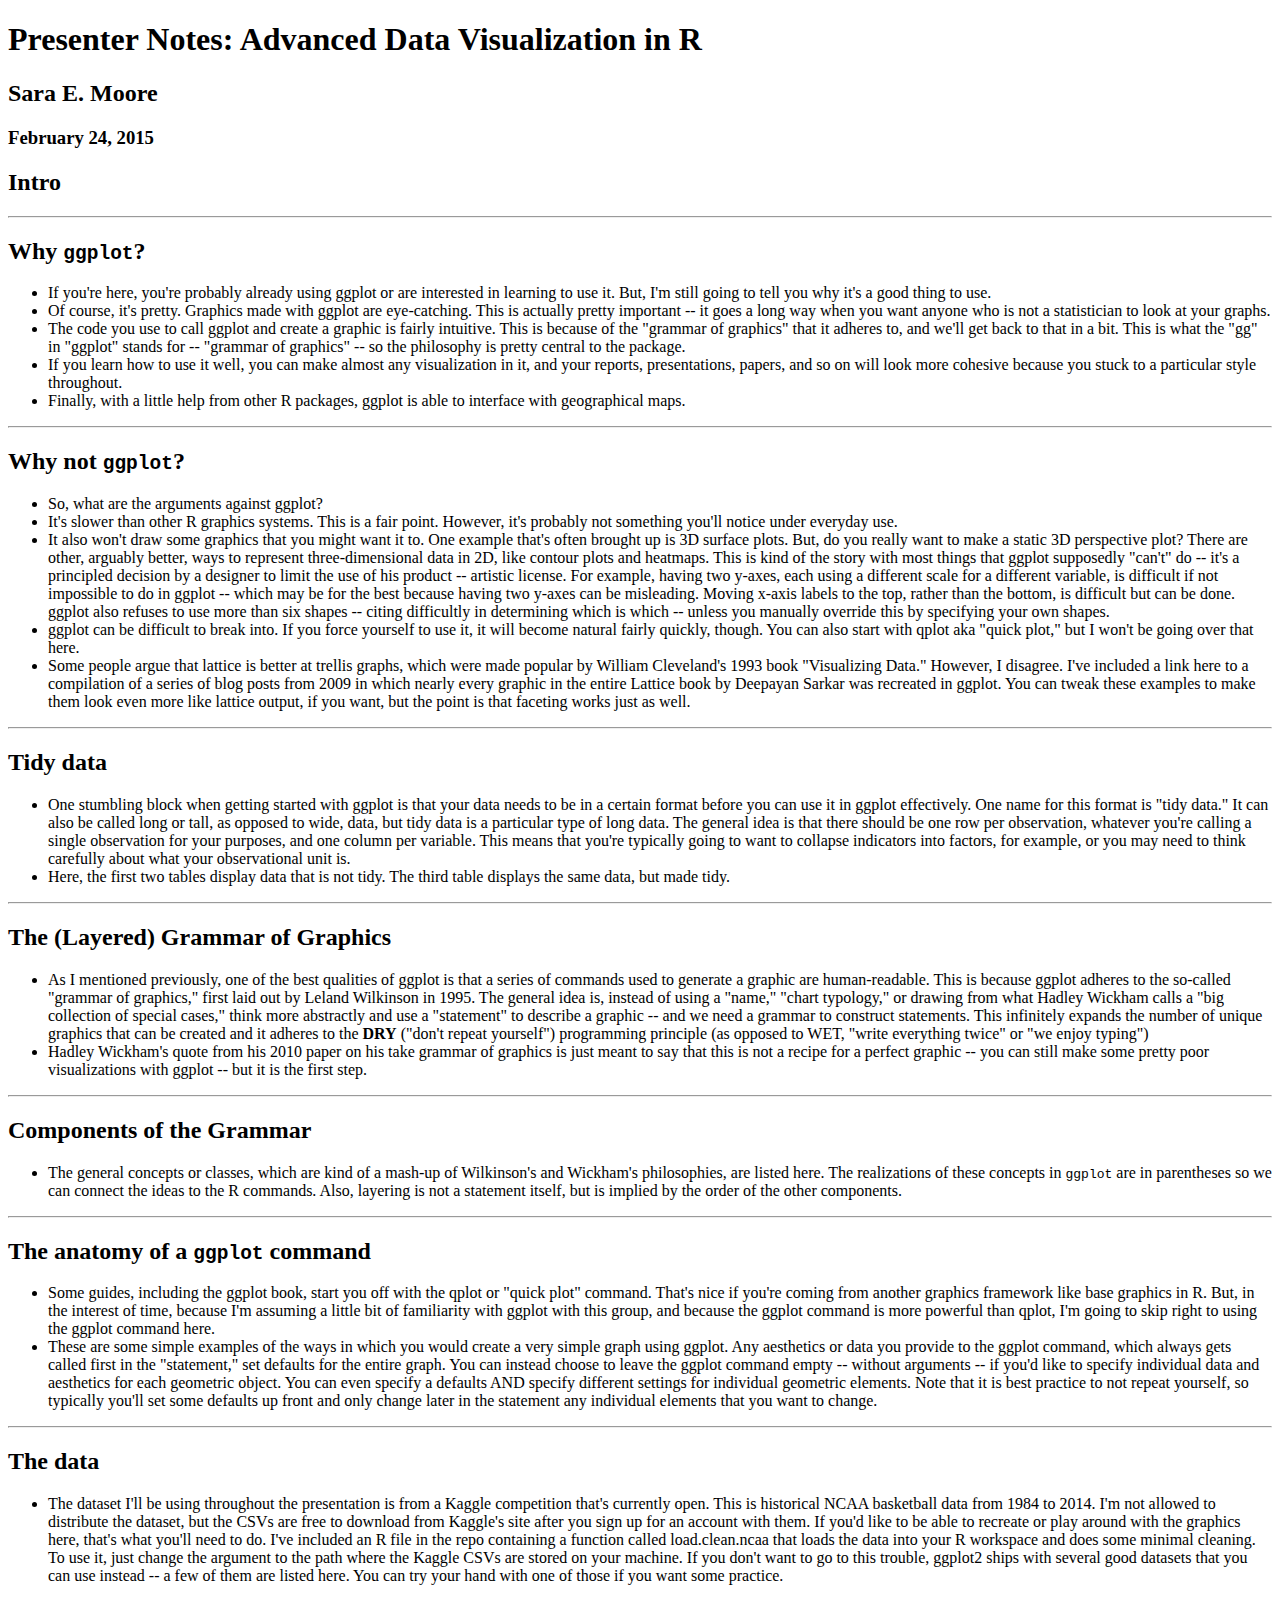
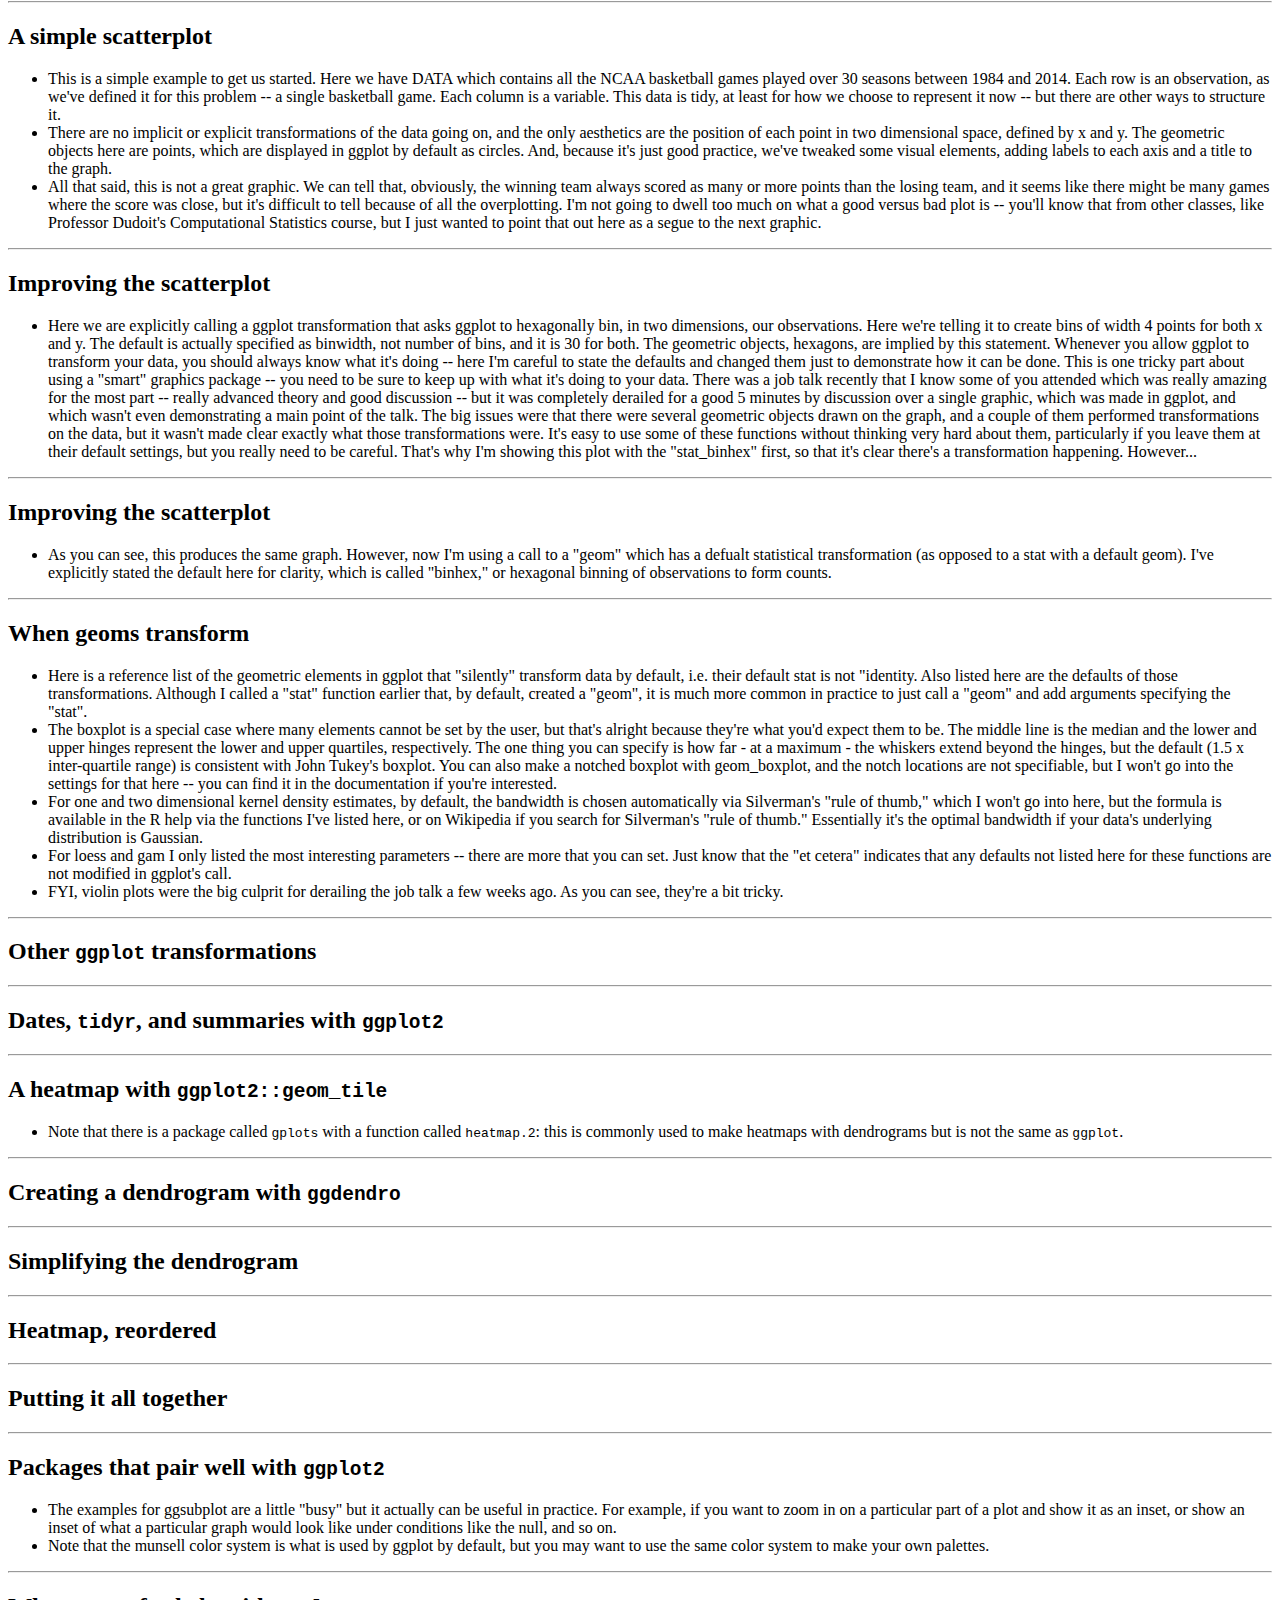
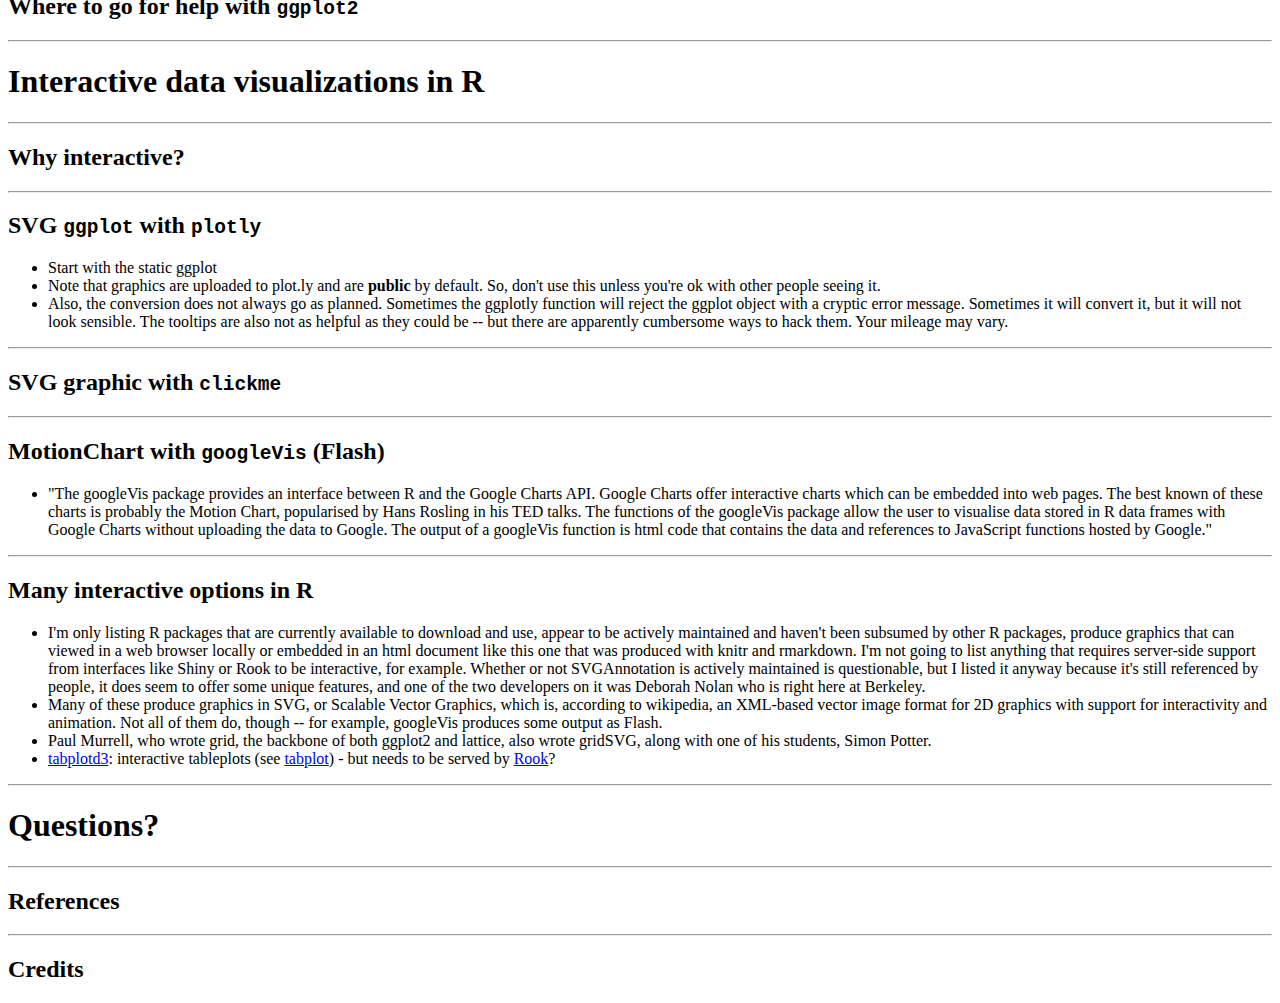
<file: pnotes.html>
<!DOCTYPE html PUBLIC "-//W3C//DTD XHTML 1.0 Transitional//EN" "http://www.w3.org/TR/xhtml1/DTD/xhtml1-transitional.dtd">
<html xmlns="http://www.w3.org/1999/xhtml">
<head>
  <meta http-equiv="Content-Type" content="text/html; charset=utf-8" />
  <meta http-equiv="Content-Style-Type" content="text/css" />
  <meta name="generator" content="pandoc" />
  <meta name="author" content="Sara E. Moore" />
  <meta name="date" content="2015-02-24" />
  <title>Presenter Notes: Advanced Data Visualization in R</title>
  <style type="text/css">code{white-space: pre;}</style>
</head>
<body>
<div id="header">
<h1 class="title">Presenter Notes: Advanced Data Visualization in R</h1>
<h2 class="author">Sara E. Moore</h2>
<h3 class="date">February 24, 2015</h3>
</div>
<h2 id="intro">Intro</h2>
<hr />
<h2 id="why-ggplot">Why <code>ggplot</code>?</h2>
<ul>
<li>If you're here, you're probably already using ggplot or are interested in learning to use it. But, I'm still going to tell you why it's a good thing to use.</li>
<li>Of course, it's pretty. Graphics made with ggplot are eye-catching. This is actually pretty important -- it goes a long way when you want anyone who is not a statistician to look at your graphs.</li>
<li>The code you use to call ggplot and create a graphic is fairly intuitive. This is because of the &quot;grammar of graphics&quot; that it adheres to, and we'll get back to that in a bit. This is what the &quot;gg&quot; in &quot;ggplot&quot; stands for -- &quot;grammar of graphics&quot; -- so the philosophy is pretty central to the package.</li>
<li>If you learn how to use it well, you can make almost any visualization in it, and your reports, presentations, papers, and so on will look more cohesive because you stuck to a particular style throughout.</li>
<li>Finally, with a little help from other R packages, ggplot is able to interface with geographical maps.</li>
</ul>
<hr />
<h2 id="why-not-ggplot">Why not <code>ggplot</code>?</h2>
<ul>
<li>So, what are the arguments against ggplot?</li>
<li>It's slower than other R graphics systems. This is a fair point. However, it's probably not something you'll notice under everyday use.</li>
<li>It also won't draw some graphics that you might want it to. One example that's often brought up is 3D surface plots. But, do you really want to make a static 3D perspective plot? There are other, arguably better, ways to represent three-dimensional data in 2D, like contour plots and heatmaps. This is kind of the story with most things that ggplot supposedly &quot;can't&quot; do -- it's a principled decision by a designer to limit the use of his product -- artistic license. For example, having two y-axes, each using a different scale for a different variable, is difficult if not impossible to do in ggplot -- which may be for the best because having two y-axes can be misleading. Moving x-axis labels to the top, rather than the bottom, is difficult but can be done. ggplot also refuses to use more than six shapes -- citing difficultly in determining which is which -- unless you manually override this by specifying your own shapes.</li>
<li>ggplot can be difficult to break into. If you force yourself to use it, it will become natural fairly quickly, though. You can also start with qplot aka &quot;quick plot,&quot; but I won't be going over that here.</li>
<li>Some people argue that lattice is better at trellis graphs, which were made popular by William Cleveland's 1993 book &quot;Visualizing Data.&quot; However, I disagree. I've included a link here to a compilation of a series of blog posts from 2009 in which nearly every graphic in the entire Lattice book by Deepayan Sarkar was recreated in ggplot. You can tweak these examples to make them look even more like lattice output, if you want, but the point is that faceting works just as well.</li>
</ul>
<hr />
<h2 id="tidy-data">Tidy data</h2>
<ul>
<li>One stumbling block when getting started with ggplot is that your data needs to be in a certain format before you can use it in ggplot effectively. One name for this format is &quot;tidy data.&quot; It can also be called long or tall, as opposed to wide, data, but tidy data is a particular type of long data. The general idea is that there should be one row per observation, whatever you're calling a single observation for your purposes, and one column per variable. This means that you're typically going to want to collapse indicators into factors, for example, or you may need to think carefully about what your observational unit is.</li>
<li>Here, the first two tables display data that is not tidy. The third table displays the same data, but made tidy.</li>
</ul>
<hr />
<h2 id="the-layered-grammar-of-graphics">The (Layered) Grammar of Graphics</h2>
<ul>
<li>As I mentioned previously, one of the best qualities of ggplot is that a series of commands used to generate a graphic are human-readable. This is because ggplot adheres to the so-called &quot;grammar of graphics,&quot; first laid out by Leland Wilkinson in 1995. The general idea is, instead of using a &quot;name,&quot; &quot;chart typology,&quot; or drawing from what Hadley Wickham calls a &quot;big collection of special cases,&quot; think more abstractly and use a &quot;statement&quot; to describe a graphic -- and we need a grammar to construct statements. This infinitely expands the number of unique graphics that can be created and it adheres to the <strong>DRY</strong> (&quot;don't repeat yourself&quot;) programming principle (as opposed to WET, &quot;write everything twice&quot; or &quot;we enjoy typing&quot;)</li>
<li>Hadley Wickham's quote from his 2010 paper on his take grammar of graphics is just meant to say that this is not a recipe for a perfect graphic -- you can still make some pretty poor visualizations with ggplot -- but it is the first step.</li>
</ul>
<hr />
<h2 id="components-of-the-grammar">Components of the Grammar</h2>
<ul>
<li>The general concepts or classes, which are kind of a mash-up of Wilkinson's and Wickham's philosophies, are listed here. The realizations of these concepts in <code>ggplot</code> are in parentheses so we can connect the ideas to the R commands. Also, layering is not a statement itself, but is implied by the order of the other components.</li>
</ul>
<hr />
<h2 id="the-anatomy-of-a-ggplot-command">The anatomy of a <code>ggplot</code> command</h2>
<ul>
<li>Some guides, including the ggplot book, start you off with the qplot or &quot;quick plot&quot; command. That's nice if you're coming from another graphics framework like base graphics in R. But, in the interest of time, because I'm assuming a little bit of familiarity with ggplot with this group, and because the ggplot command is more powerful than qplot, I'm going to skip right to using the ggplot command here.</li>
<li>These are some simple examples of the ways in which you would create a very simple graph using ggplot. Any aesthetics or data you provide to the ggplot command, which always gets called first in the &quot;statement,&quot; set defaults for the entire graph. You can instead choose to leave the ggplot command empty -- without arguments -- if you'd like to specify individual data and aesthetics for each geometric object. You can even specify a defaults AND specify different settings for individual geometric elements. Note that it is best practice to not repeat yourself, so typically you'll set some defaults up front and only change later in the statement any individual elements that you want to change.</li>
</ul>
<hr />
<h2 id="the-data">The data</h2>
<ul>
<li>The dataset I'll be using throughout the presentation is from a Kaggle competition that's currently open. This is historical NCAA basketball data from 1984 to 2014. I'm not allowed to distribute the dataset, but the CSVs are free to download from Kaggle's site after you sign up for an account with them. If you'd like to be able to recreate or play around with the graphics here, that's what you'll need to do. I've included an R file in the repo containing a function called load.clean.ncaa that loads the data into your R workspace and does some minimal cleaning. To use it, just change the argument to the path where the Kaggle CSVs are stored on your machine. If you don't want to go to this trouble, ggplot2 ships with several good datasets that you can use instead -- a few of them are listed here. You can try your hand with one of those if you want some practice.</li>
</ul>
<hr />
<h2 id="a-simple-scatterplot">A simple scatterplot</h2>
<ul>
<li>This is a simple example to get us started. Here we have DATA which contains all the NCAA basketball games played over 30 seasons between 1984 and 2014. Each row is an observation, as we've defined it for this problem -- a single basketball game. Each column is a variable. This data is tidy, at least for how we choose to represent it now -- but there are other ways to structure it.</li>
<li>There are no implicit or explicit transformations of the data going on, and the only aesthetics are the position of each point in two dimensional space, defined by x and y. The geometric objects here are points, which are displayed in ggplot by default as circles. And, because it's just good practice, we've tweaked some visual elements, adding labels to each axis and a title to the graph.</li>
<li>All that said, this is not a great graphic. We can tell that, obviously, the winning team always scored as many or more points than the losing team, and it seems like there might be many games where the score was close, but it's difficult to tell because of all the overplotting. I'm not going to dwell too much on what a good versus bad plot is -- you'll know that from other classes, like Professor Dudoit's Computational Statistics course, but I just wanted to point that out here as a segue to the next graphic.</li>
</ul>
<hr />
<h2 id="improving-the-scatterplot">Improving the scatterplot</h2>
<ul>
<li>Here we are explicitly calling a ggplot transformation that asks ggplot to hexagonally bin, in two dimensions, our observations. Here we're telling it to create bins of width 4 points for both x and y. The default is actually specified as binwidth, not number of bins, and it is 30 for both. The geometric objects, hexagons, are implied by this statement. Whenever you allow ggplot to transform your data, you should always know what it's doing -- here I'm careful to state the defaults and changed them just to demonstrate how it can be done. This is one tricky part about using a &quot;smart&quot; graphics package -- you need to be sure to keep up with what it's doing to your data. There was a job talk recently that I know some of you attended which was really amazing for the most part -- really advanced theory and good discussion -- but it was completely derailed for a good 5 minutes by discussion over a single graphic, which was made in ggplot, and which wasn't even demonstrating a main point of the talk. The big issues were that there were several geometric objects drawn on the graph, and a couple of them performed transformations on the data, but it wasn't made clear exactly what those transformations were. It's easy to use some of these functions without thinking very hard about them, particularly if you leave them at their default settings, but you really need to be careful. That's why I'm showing this plot with the &quot;stat_binhex&quot; first, so that it's clear there's a transformation happening. However...</li>
</ul>
<hr />
<h2 id="improving-the-scatterplot-1">Improving the scatterplot</h2>
<ul>
<li>As you can see, this produces the same graph. However, now I'm using a call to a &quot;geom&quot; which has a defualt statistical transformation (as opposed to a stat with a default geom). I've explicitly stated the default here for clarity, which is called &quot;binhex,&quot; or hexagonal binning of observations to form counts.</li>
</ul>
<hr />
<h2 id="when-geoms-transform">When geoms transform</h2>
<ul>
<li>Here is a reference list of the geometric elements in ggplot that &quot;silently&quot; transform data by default, i.e. their default stat is not &quot;identity. Also listed here are the defaults of those transformations. Although I called a &quot;stat&quot; function earlier that, by default, created a &quot;geom&quot;, it is much more common in practice to just call a &quot;geom&quot; and add arguments specifying the &quot;stat&quot;.</li>
<li>The boxplot is a special case where many elements cannot be set by the user, but that's alright because they're what you'd expect them to be. The middle line is the median and the lower and upper hinges represent the lower and upper quartiles, respectively. The one thing you can specify is how far - at a maximum - the whiskers extend beyond the hinges, but the default (1.5 x inter-quartile range) is consistent with John Tukey's boxplot. You can also make a notched boxplot with geom_boxplot, and the notch locations are not specifiable, but I won't go into the settings for that here -- you can find it in the documentation if you're interested.</li>
<li>For one and two dimensional kernel density estimates, by default, the bandwidth is chosen automatically via Silverman's &quot;rule of thumb,&quot; which I won't go into here, but the formula is available in the R help via the functions I've listed here, or on Wikipedia if you search for Silverman's &quot;rule of thumb.&quot; Essentially it's the optimal bandwidth if your data's underlying distribution is Gaussian.</li>
<li>For loess and gam I only listed the most interesting parameters -- there are more that you can set. Just know that the &quot;et cetera&quot; indicates that any defaults not listed here for these functions are not modified in ggplot's call.</li>
<li>FYI, violin plots were the big culprit for derailing the job talk a few weeks ago. As you can see, they're a bit tricky.</li>
</ul>
<hr />
<h2 id="other-ggplot-transformations">Other <code>ggplot</code> transformations</h2>
<hr />
<h2 id="dates-tidyr-and-summaries-with-ggplot2">Dates, <code>tidyr</code>, and summaries with <code>ggplot2</code></h2>
<hr />
<h2 id="a-heatmap-with-ggplot2geom_tile">A heatmap with <code>ggplot2::geom_tile</code></h2>
<ul>
<li>Note that there is a package called <code>gplots</code> with a function called <code>heatmap.2</code>: this is commonly used to make heatmaps with dendrograms but is not the same as <code>ggplot</code>.</li>
</ul>
<hr />
<h2 id="creating-a-dendrogram-with-ggdendro">Creating a dendrogram with <code>ggdendro</code></h2>
<hr />
<h2 id="simplifying-the-dendrogram">Simplifying the dendrogram</h2>
<hr />
<h2 id="heatmap-reordered">Heatmap, reordered</h2>
<hr />
<h2 id="putting-it-all-together">Putting it all together</h2>
<hr />
<h2 id="packages-that-pair-well-with-ggplot2">Packages that pair well with <code>ggplot2</code></h2>
<ul>
<li>The examples for ggsubplot are a little &quot;busy&quot; but it actually can be useful in practice. For example, if you want to zoom in on a particular part of a plot and show it as an inset, or show an inset of what a particular graph would look like under conditions like the null, and so on.</li>
<li>Note that the munsell color system is what is used by ggplot by default, but you may want to use the same color system to make your own palettes.</li>
</ul>
<hr />
<h2 id="where-to-go-for-help-with-ggplot2">Where to go for help with <code>ggplot2</code></h2>
<hr />
<h1 id="interactive-data-visualizations-in-r">Interactive data visualizations in R</h1>
<hr />
<h2 id="why-interactive">Why interactive?</h2>
<hr />
<h2 id="svg-ggplot-with-plotly">SVG <code>ggplot</code> with <code>plotly</code></h2>
<ul>
<li>Start with the static ggplot</li>
<li>Note that graphics are uploaded to plot.ly and are <strong>public</strong> by default. So, don't use this unless you're ok with other people seeing it.</li>
<li>Also, the conversion does not always go as planned. Sometimes the ggplotly function will reject the ggplot object with a cryptic error message. Sometimes it will convert it, but it will not look sensible. The tooltips are also not as helpful as they could be -- but there are apparently cumbersome ways to hack them. Your mileage may vary.</li>
</ul>
<hr />
<h2 id="svg-graphic-with-clickme">SVG graphic with <code>clickme</code></h2>
<hr />
<h2 id="motionchart-with-googlevis-flash">MotionChart with <code>googleVis</code> (Flash)</h2>
<ul>
<li>&quot;The googleVis package provides an interface between R and the Google Charts API. Google Charts offer interactive charts which can be embedded into web pages. The best known of these charts is probably the Motion Chart, popularised by Hans Rosling in his TED talks. The functions of the googleVis package allow the user to visualise data stored in R data frames with Google Charts without uploading the data to Google. The output of a googleVis function is html code that contains the data and references to JavaScript functions hosted by Google.&quot;</li>
</ul>
<hr />
<h2 id="many-interactive-options-in-r">Many interactive options in R</h2>
<ul>
<li>I'm only listing R packages that are currently available to download and use, appear to be actively maintained and haven't been subsumed by other R packages, produce graphics that can viewed in a web browser locally or embedded in an html document like this one that was produced with knitr and rmarkdown. I'm not going to list anything that requires server-side support from interfaces like Shiny or Rook to be interactive, for example. Whether or not SVGAnnotation is actively maintained is questionable, but I listed it anyway because it's still referenced by people, it does seem to offer some unique features, and one of the two developers on it was Deborah Nolan who is right here at Berkeley.</li>
<li>Many of these produce graphics in SVG, or Scalable Vector Graphics, which is, according to wikipedia, an XML-based vector image format for 2D graphics with support for interactivity and animation. Not all of them do, though -- for example, googleVis produces some output as Flash.</li>
<li>Paul Murrell, who wrote grid, the backbone of both ggplot2 and lattice, also wrote gridSVG, along with one of his students, Simon Potter.</li>
<li><a href="http://cran.r-project.org/web/packages/tabplotd3/index.html">tabplotd3</a>: interactive tableplots (see <a href="http://cran.r-project.org/web/packages/tabplot/index.html">tabplot</a>) - but needs to be served by <a href="http://cran.r-project.org/web/packages/Rook/index.html">Rook</a>?</li>
</ul>
<hr />
<h1 id="questions">Questions?</h1>
<hr />
<h2 id="references">References</h2>
<hr />
<h2 id="credits">Credits</h2>
</body>
</html>
</file>
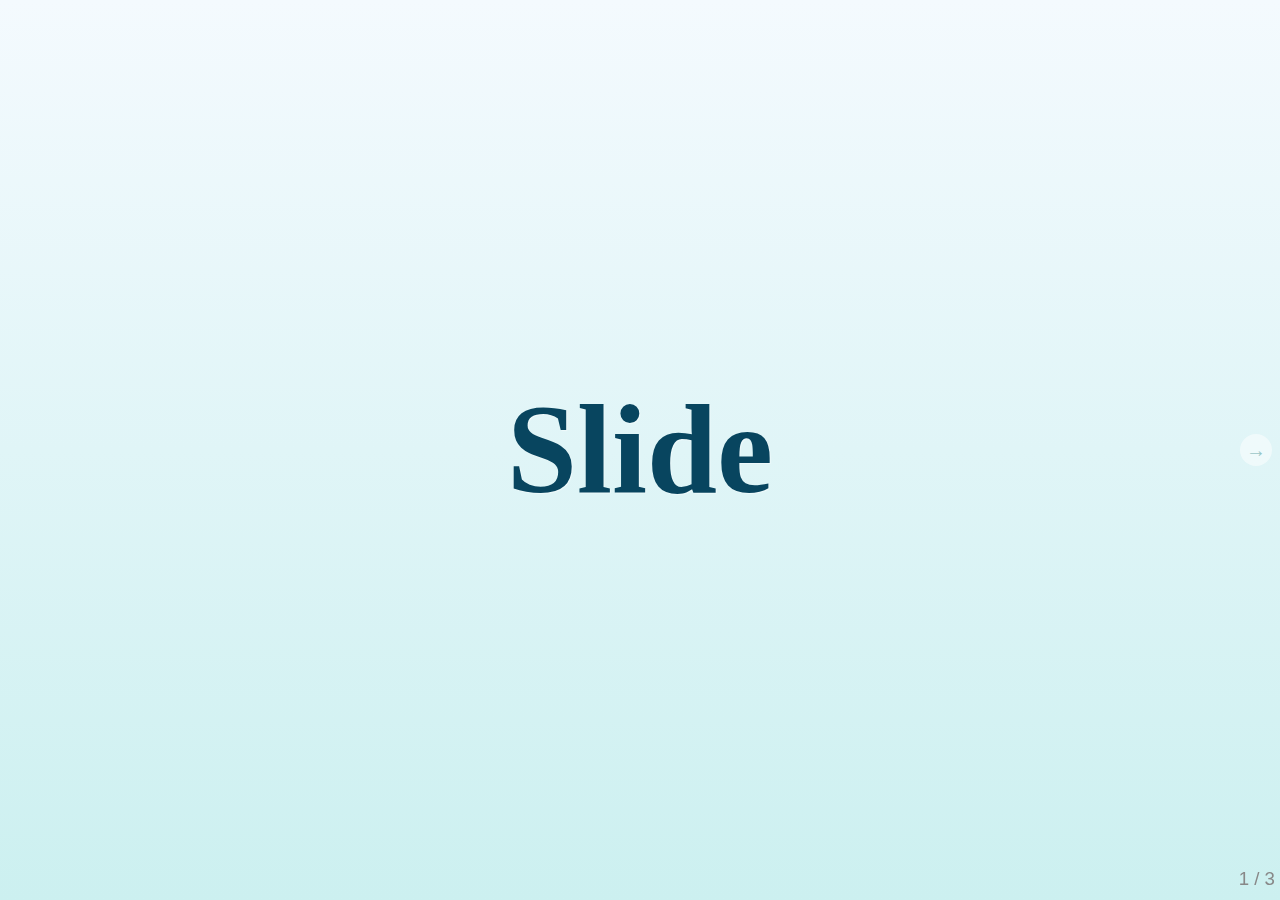
<file: libraries/frameworks/deckjs/boilerplate.html>
<!DOCTYPE html>
<html>
<head>
	<meta charset="utf-8">
	<meta http-equiv="X-UA-Compatible" content="IE=edge,chrome=1">
	<meta name="viewport" content="width=1024, user-scalable=no">

	<title>Your deck.js Presentation</title>
	
	<!-- Required stylesheet -->
	<link rel="stylesheet" href="core/deck.core.css">
	
	<!-- Extension CSS files go here. Remove or add as needed. -->
	<link rel="stylesheet" href="extensions/goto/deck.goto.css">
	<link rel="stylesheet" href="extensions/menu/deck.menu.css">
	<link rel="stylesheet" href="extensions/navigation/deck.navigation.css">
	<link rel="stylesheet" href="extensions/status/deck.status.css">
	<link rel="stylesheet" href="extensions/hash/deck.hash.css">
	<link rel="stylesheet" href="extensions/scale/deck.scale.css">

	<!-- Style theme. More available in /themes/style/ or create your own. -->
	<link rel="stylesheet" href="themes/style/web-2.0.css">
	
	<!-- Transition theme. More available in /themes/transition/ or create your own. -->
	<link rel="stylesheet" href="themes/transition/horizontal-slide.css">
	
	<!-- Required Modernizr file -->
	<script src="modernizr.custom.js"></script>
</head>
<body class="deck-container">

<!-- Begin slides. Just make elements with a class of slide. -->

<section class="slide">
	<h1>Slide</h1>
</section>

<section class="slide">
	<h1>Content</h1>
</section>

<section class="slide">
	<h1>Here</h1>
</section>

<!-- End slides. -->


<!-- Begin extension snippets. Add or remove as needed. -->

<!-- deck.navigation snippet -->
<a href="#" class="deck-prev-link" title="Previous">&#8592;</a>
<a href="#" class="deck-next-link" title="Next">&#8594;</a>

<!-- deck.status snippet -->
<p class="deck-status">
	<span class="deck-status-current"></span>
	/
	<span class="deck-status-total"></span>
</p>

<!-- deck.goto snippet -->
<form action="." method="get" class="goto-form">
	<label for="goto-slide">Go to slide:</label>
	<input type="text" name="slidenum" id="goto-slide" list="goto-datalist">
	<datalist id="goto-datalist"></datalist>
	<input type="submit" value="Go">
</form>

<!-- deck.hash snippet -->
<a href="." title="Permalink to this slide" class="deck-permalink">#</a>

<!-- End extension snippets. -->


<!-- Required JS files. -->
<script src="jquery-1.7.2.min.js"></script>
<script src="core/deck.core.js"></script>

<!-- Extension JS files. Add or remove as needed. -->
<script src="core/deck.core.js"></script>
<script src="extensions/hash/deck.hash.js"></script>
<script src="extensions/menu/deck.menu.js"></script>
<script src="extensions/goto/deck.goto.js"></script>
<script src="extensions/status/deck.status.js"></script>
<script src="extensions/navigation/deck.navigation.js"></script>
<script src="extensions/scale/deck.scale.js"></script>

<!-- Initialize the deck. You can put this in an external file if desired. -->
<script>
	$(function() {
		$.deck('.slide');
	});
</script>
</body>
</html>
</file>
<file: clickme_assets/clickme.css>
.axis line, .axis path{
    fill: none;
    stroke: black;
    shape-rendering: crispEdges;
    stroke-width: 2;
}

body{
    margin: 0;
}

.axis text{
    font-size: 18px;
}

.label.y, .label.x {
    font-size: 24px;
}

.title{
    font-size: 30px;
}

.subtitle{
    font-size: 20px;
}

.hidden {
    opacity: 0;
}

.hide {
    display: none;
}

.hide.color_group_key {
    display: inline;
}
.hide.color_group_key text{
    opacity: 0.5;
}

iframe {
     border: 0;
}
</file>
<file: clickme_assets/d3_tip.css>
.d3-tip {
  line-height: 1;
  line-height: 24px;
  font-size: 18px;
  font-family: Helvetica, Arial;
  background: rgba(0, 0, 0, 0.8);
  color: #fff;
  border-radius: 2px;
  pointer-events: none;
  max-width: 800px;
  padding: 20px 15px 20px 15px;
}

/* Creates a small triangle extender for the tooltip */
.d3-tip:after {
  box-sizing: border-box;
  display: inline;
  font-size: 20px;
  width: 100%;
  line-height: 1;
  color: rgba(0, 0, 0, 0.8);
  position: absolute;
  pointer-events: none;
}

/* Northward tooltips */
.d3-tip.n:after {
  content: "\25BC";
  margin: -3px 0 0 0;
  top: 100%;
  left: 0;
  text-align: center;
}

/* Eastward tooltips */
.d3-tip.e:after {
  content: "\25C0";
  margin: -4px 0 0 0;
  top: 50%;
  left: -8px;
}

/* Southward tooltips */
.d3-tip.s:after {
  content: "\25B2";
  margin: 0 0 1px 0;
  top: -8px;
  left: 0;
  text-align: center;
}

/* Westward tooltips */
.d3-tip.w:after {
  content: "\25B6";
  margin: -4px 0 0 -1px;
  top: 50%;
  left: 100%;
}

.tooltip-title {
  text-align: center;
  font-weight: bold;
  white-space: nowrap;
  /* I don't understand why this doesn't work */
  text-overflow: ellipsis;
  overflow: hidden;
}

.tooltip-metric-name {
  padding-right: 25px;
}

.tooltip-metric-value {
  text-align: right;
}
</file>
<file: clickme_assets/chart.css>
g.hover circle, g.hover path, g.hover text {
  opacity: 1;
}

.color_group_key {
    font-size: 20px;
}

.g-search {
    position: relative;
    float: left;
}

.g-search input {
  width: 240px;
  height: 30px;
  font: 18px sans-serif;
  padding: 0 25px 0 8px;
  border: solid 1px #000;
  border-radius: 4px;
  box-shadow: inset 0 1px 2px rgba(0,0,0,0.08);
}

.g-search .g-search-clear {
  position: absolute;
  left: 251px;
  top: 7px;
  background: #bbb;
  border: none;
  border-radius: 9px;
  color: #fff;
  font: 10px sans-serif;
  padding: 0;
  width: 18px;
  height: 18px;
}


.g-searching .g-match > circle{
    opacity: 1;
}
.g-searching .g-match > path{
    opacity: 1;
}
.g-searching .g-match > text{
    display: inline;
    opacity: 1;
}

.g-searching :not(.g-match) > circle{
    opacity: 0.2;
}
.g-searching :not(.g-match) > path{
    opacity: 0.2;
}
.g-searching :not(.g-match) > text{
    display: none;
}
</file>
<file: libraries/frameworks/deckjs/core/deck.core.css>
html, body {
  height: 100%;
  padding: 0;
  margin: 0;
}

body.deck-container {
  overflow-y: auto;
  position: static;
}

.deck-container {
  position: relative;
  min-height: 100%;
  margin: 0 auto;
  padding: 0 48px;
  font-size: 16px;
  line-height: 1.25;
  overflow: hidden;
  /* Resets and base styles from HTML5 Boilerplate */
  /* End HTML5 Boilerplate adaptations */
}
.js .deck-container {
  visibility: hidden;
}
.ready .deck-container {
  visibility: visible;
}
.touch .deck-container {
  -webkit-text-size-adjust: none;
  -moz-text-size-adjust: none;
}
.deck-container div, .deck-container span, .deck-container object, .deck-container iframe,
.deck-container h1, .deck-container h2, .deck-container h3, .deck-container h4, .deck-container h5, .deck-container h6, .deck-container p, .deck-container blockquote, .deck-container pre,
.deck-container abbr, .deck-container address, .deck-container cite, .deck-container code, .deck-container del, .deck-container dfn, .deck-container em, .deck-container img, .deck-container ins, .deck-container kbd, .deck-container q, .deck-container samp,
.deck-container small, .deck-container strong, .deck-container sub, .deck-container sup, .deck-container var, .deck-container b, .deck-container i, .deck-container dl, .deck-container dt, .deck-container dd, .deck-container ol, .deck-container ul, .deck-container li,
.deck-container fieldset, .deck-container form, .deck-container label, .deck-container legend,
.deck-container table, .deck-container caption, .deck-container tbody, .deck-container tfoot, .deck-container thead, .deck-container tr, .deck-container th, .deck-container td,
.deck-container article, .deck-container aside, .deck-container canvas, .deck-container details, .deck-container figcaption, .deck-container figure,
.deck-container footer, .deck-container header, .deck-container hgroup, .deck-container menu, .deck-container nav, .deck-container section, .deck-container summary,
.deck-container time, .deck-container mark, .deck-container audio, .deck-container video {
  margin: 0;
  padding: 0;
  border: 0;
  font-size: 100%;
  font: inherit;
  vertical-align: baseline;
}
.deck-container article, .deck-container aside, .deck-container details, .deck-container figcaption, .deck-container figure,
.deck-container footer, .deck-container header, .deck-container hgroup, .deck-container menu, .deck-container nav, .deck-container section {
  display: block;
}
.deck-container blockquote, .deck-container q {
  quotes: none;
}
.deck-container blockquote:before, .deck-container blockquote:after, .deck-container q:before, .deck-container q:after {
  content: "";
  content: none;
}
.deck-container ins {
  background-color: #ff9;
  color: #000;
  text-decoration: none;
}
.deck-container mark {
  background-color: #ff9;
  color: #000;
  font-style: italic;
  font-weight: bold;
}
.deck-container del {
  text-decoration: line-through;
}
.deck-container abbr[title], .deck-container dfn[title] {
  border-bottom: 1px dotted;
  cursor: help;
}
.deck-container table {
  border-collapse: collapse;
  border-spacing: 0;
}
.deck-container hr {
  display: block;
  height: 1px;
  border: 0;
  border-top: 1px solid #ccc;
  margin: 1em 0;
  padding: 0;
}
.deck-container input, .deck-container select {
  vertical-align: middle;
}
.deck-container select, .deck-container input, .deck-container textarea, .deck-container button {
  font: 99% sans-serif;
}
.deck-container pre, .deck-container code, .deck-container kbd, .deck-container samp {
  font-family: monospace, sans-serif;
}
.deck-container a {
  -webkit-tap-highlight-color: rgba(0, 0, 0, 0);
}
.deck-container a:hover, .deck-container a:active {
  outline: none;
}
.deck-container ul, .deck-container ol {
  margin-left: 2em;
  vertical-align: top;
}
.deck-container ol {
  list-style-type: decimal;
}
.deck-container nav ul, .deck-container nav li {
  margin: 0;
  list-style: none;
  list-style-image: none;
}
.deck-container small {
  font-size: 85%;
}
.deck-container strong, .deck-container th {
  font-weight: bold;
}
.deck-container td {
  vertical-align: top;
}
.deck-container sub, .deck-container sup {
  font-size: 75%;
  line-height: 0;
  position: relative;
}
.deck-container sup {
  top: -0.5em;
}
.deck-container sub {
  bottom: -0.25em;
}
.deck-container textarea {
  overflow: auto;
}
.ie6 .deck-container legend, .ie7 .deck-container legend {
  margin-left: -7px;
}
.deck-container input[type="radio"] {
  vertical-align: text-bottom;
}
.deck-container input[type="checkbox"] {
  vertical-align: bottom;
}
.ie7 .deck-container input[type="checkbox"] {
  vertical-align: baseline;
}
.ie6 .deck-container input {
  vertical-align: text-bottom;
}
.deck-container label, .deck-container input[type="button"], .deck-container input[type="submit"], .deck-container input[type="image"], .deck-container button {
  cursor: pointer;
}
.deck-container button, .deck-container input, .deck-container select, .deck-container textarea {
  margin: 0;
}
.deck-container input:invalid, .deck-container textarea:invalid {
  border-radius: 1px;
  -moz-box-shadow: 0px 0px 5px red;
  -webkit-box-shadow: 0px 0px 5px red;
  box-shadow: 0px 0px 5px red;
}
.deck-container input:invalid .no-boxshadow, .deck-container textarea:invalid .no-boxshadow {
  background-color: #f0dddd;
}
.deck-container button {
  width: auto;
  overflow: visible;
}
.ie7 .deck-container img {
  -ms-interpolation-mode: bicubic;
}
.deck-container, .deck-container select, .deck-container input, .deck-container textarea {
  color: #444;
}
.deck-container a {
  color: #607890;
}
.deck-container a:hover, .deck-container a:focus {
  color: #036;
}
.deck-container a:link {
  -webkit-tap-highlight-color: #fff;
}
.deck-container.deck-loading {
  display: none;
}

.slide {
  width: auto;
  min-height: 100%;
  position: relative;
}
.slide h1 {
  font-size: 4.5em;
}
.slide h1, .slide .vcenter {
  font-weight: bold;
  text-align: center;
  padding-top: 1em;
  max-height: 100%;
}
.csstransforms .slide h1, .csstransforms .slide .vcenter {
  padding: 0 48px;
  position: absolute;
  left: 0;
  right: 0;
  top: 50%;
  -webkit-transform: translate(0, -50%);
  -moz-transform: translate(0, -50%);
  -ms-transform: translate(0, -50%);
  -o-transform: translate(0, -50%);
  transform: translate(0, -50%);
}
.slide .vcenter h1 {
  position: relative;
  top: auto;
  padding: 0;
  -webkit-transform: none;
  -moz-transform: none;
  -ms-transform: none;
  -o-transform: none;
  transform: none;
}
.slide h2 {
  font-size: 2.25em;
  font-weight: bold;
  padding-top: .5em;
  margin: 0 0 .66666em 0;
  border-bottom: 3px solid #888;
}
.slide h3 {
  font-size: 1.4375em;
  font-weight: bold;
  margin-bottom: .30435em;
}
.slide h4 {
  font-size: 1.25em;
  font-weight: bold;
  margin-bottom: .25em;
}
.slide h5 {
  font-size: 1.125em;
  font-weight: bold;
  margin-bottom: .2222em;
}
.slide h6 {
  font-size: 1em;
  font-weight: bold;
}
.slide img, .slide iframe, .slide video {
  display: block;
  max-width: 100%;
}
.slide video, .slide iframe, .slide img {
  display: block;
  margin: 0 auto;
}
.slide p, .slide blockquote, .slide iframe, .slide img, .slide ul, .slide ol, .slide pre, .slide video {
  margin-bottom: 1em;
}
.slide pre {
  white-space: pre;
  white-space: pre-wrap;
  word-wrap: break-word;
  padding: 1em;
  border: 1px solid #888;
}
.slide em {
  font-style: italic;
}
.slide li {
  padding: .25em 0;
  vertical-align: middle;
}

.deck-before, .deck-previous, .deck-next, .deck-after {
  position: absolute;
  left: -999em;
  top: -999em;
}

.deck-current {
  z-index: 2;
}

.slide .slide {
  visibility: hidden;
  position: static;
  min-height: 0;
}

.deck-child-current {
  position: static;
  z-index: 2;
}
.deck-child-current .slide {
  visibility: hidden;
}
.deck-child-current .deck-previous, .deck-child-current .deck-before, .deck-child-current .deck-current {
  visibility: visible;
}

/*
.license {
  font-size: 14px;
  color: #a9a9a9;
  position: absolute;
  bottom: 30px;
  left: 60px;
}
*/

@media screen and (max-device-width: 480px) {
  /* html { -webkit-text-size-adjust:none; -ms-text-size-adjust:none; } */
}
@media print {
  * {
    background: transparent !important;
    color: black !important;
    text-shadow: none !important;
    filter: none !important;
    -ms-filter: none !important;
    -webkit-box-reflect: none !important;
    -moz-box-reflect: none !important;
    -webkit-box-shadow: none !important;
    -moz-box-shadow: none !important;
    box-shadow: none !important;
  }
  * :before, * :after {
    display: none !important;
  }

  a, a:visited {
    color: #444 !important;
    text-decoration: underline;
  }

  a[href]:after {
    content: " (" attr(href) ")";
  }

  abbr[title]:after {
    content: " (" attr(title) ")";
  }

  .ir a:after, a[href^="javascript:"]:after, a[href^="#"]:after {
    content: "";
  }

  pre, blockquote {
    border: 1px solid #999;
    page-break-inside: avoid;
  }

  thead {
    display: table-header-group;
  }

  tr, img {
    page-break-inside: avoid;
  }

  @page {
    margin: 0.5cm;
}

  p, h2, h3 {
    orphans: 3;
    widows: 3;
  }

  h2, h3 {
    page-break-after: avoid;
  }

  .slide {
    position: static !important;
    visibility: visible !important;
    display: block !important;
    -webkit-transform: none !important;
    -moz-transform: none !important;
    -o-transform: none !important;
    -ms-transform: none !important;
    transform: none !important;
    opacity: 1 !important;
  }

  h1, .vcenter {
    -webkit-transform: none !important;
    -moz-transform: none !important;
    -o-transform: none !important;
    -ms-transform: none !important;
    transform: none !important;
    padding: 0 !important;
    position: static !important;
  }

  .deck-container > .slide {
    page-break-after: always;
  }

  .deck-container {
    width: 100% !important;
    height: auto !important;
    padding: 0 !important;
    display: block !important;
  }

  script {
    display: none;
  }
}
</file>
<file: libraries/frameworks/deckjs/extensions/goto/deck.goto.css>
.deck-container .goto-form {
  position: absolute;
  z-index: 3;
  bottom: 10px;
  left: 50%;
  height: 1.75em;
  margin: 0 0 0 -9.125em;
  line-height: 1.75em;
  padding: 0.625em;
  display: none;
  background: #ccc;
  overflow: hidden;
}
.borderradius .deck-container .goto-form {
  -webkit-border-radius: 10px;
  -moz-border-radius: 10px;
  border-radius: 10px;
}
.deck-container .goto-form label {
  font-weight: bold;
}
.deck-container .goto-form label, .deck-container .goto-form input {
  display: inline-block;
  font-family: inherit;
}

.deck-goto .goto-form {
  display: block;
}

#goto-slide {
  width: 8.375em;
  margin: 0 0.625em;
  height: 1.4375em;
}

@media print {
  .goto-form, #goto-slide {
    display: none !important;
  }
}
</file>
<file: libraries/frameworks/deckjs/extensions/menu/deck.menu.css>
.deck-menu .slide {
  background: #eee;
  position: relative;
  left: 0;
  top: 0;
  visibility: visible;
  cursor: pointer;
}
.no-csstransforms .deck-menu > .slide {
  float: left;
  width: 22%;
  height: 22%;
  min-height: 0;
  margin: 1%;
  font-size: 0.22em;
  overflow: hidden;
  padding: 0 0.5%;
}
.csstransforms .deck-menu > .slide {
  -webkit-transform: scale(0.22) !important;
  -moz-transform: scale(0.22) !important;
  -o-transform: scale(0.22) !important;
  -ms-transform: scale(0.22) !important;
  transform: scale(0.22) !important;
  -webkit-transform-origin: 0 0;
  -moz-transform-origin: 0 0;
  -o-transform-origin: 0 0;
  -ms-transform-origin: 0 0;
  transform-origin: 0 0;
  -webkit-box-sizing: border-box;
  -moz-box-sizing: border-box;
  box-sizing: border-box;
  width: 100%;
  height: 100%;
  overflow: hidden;
  padding: 0 48px;
  margin: 12px;
}
.deck-menu iframe, .deck-menu img, .deck-menu video {
  max-width: 100%;
}
.deck-menu .deck-current, .no-touch .deck-menu .slide:hover {
  background: #ddf;
}
.deck-menu.deck-container:hover .deck-prev-link, .deck-menu.deck-container:hover .deck-next-link {
  display: none;
}
</file>
<file: libraries/frameworks/deckjs/extensions/navigation/deck.navigation.css>
.deck-container .deck-prev-link, .deck-container .deck-next-link {
  display: none;
  position: absolute;
  z-index: 3;
  top: 50%;
  width: 32px;
  height: 32px;
  margin-top: -16px;
  font-size: 20px;
  font-weight: bold;
  line-height: 32px;
  vertical-align: middle;
  text-align: center;
  text-decoration: none;
  color: #fff;
  background: #888;
}
.borderradius .deck-container .deck-prev-link, .borderradius .deck-container .deck-next-link {
  -webkit-border-radius: 16px;
  -moz-border-radius: 16px;
  border-radius: 16px;
}
.deck-container .deck-prev-link:hover, .deck-container .deck-prev-link:focus, .deck-container .deck-prev-link:active, .deck-container .deck-prev-link:visited, .deck-container .deck-next-link:hover, .deck-container .deck-next-link:focus, .deck-container .deck-next-link:active, .deck-container .deck-next-link:visited {
  color: #fff;
}
.deck-container .deck-prev-link {
  left: 8px;
}
.deck-container .deck-next-link {
  right: 8px;
}
.deck-container:hover .deck-prev-link, .deck-container:hover .deck-next-link {
  display: block;
}
.deck-container:hover .deck-prev-link.deck-nav-disabled, .touch .deck-container:hover .deck-prev-link, .deck-container:hover .deck-next-link.deck-nav-disabled, .touch .deck-container:hover .deck-next-link {
  display: none;
}

@media print {
  .deck-prev-link, .deck-next-link {
    display: none !important;
  }
}
</file>
<file: libraries/frameworks/deckjs/extensions/status/deck.status.css>
.deck-container .deck-status {
  position: absolute;
  bottom: 10px;
  right: 5px;
  color: #888;
  z-index: 3;
  margin: 0;
}

body.deck-container .deck-status {
  position: fixed;
}

@media print {
  .deck-status {
    display: none;
  }
}
</file>
<file: libraries/frameworks/deckjs/extensions/hash/deck.hash.css>
.deck-container .deck-permalink {
  display: none;
  position: absolute;
  z-index: 4;
  bottom: 30px;
  right: 0;
  width: 48px;
  text-align: center;
}

.no-history .deck-container:hover .deck-permalink {
  display: block;
}
</file>
<file: libraries/frameworks/deckjs/extensions/scale/deck.scale.css>
/* Remove this line if you are embedding deck.js in a page and
using the scale extension. */
.csstransforms {
  overflow: hidden;
}

.csstransforms .deck-container.deck-scale:not(.deck-menu) > .slide {
  -webkit-box-sizing: padding-box;
  -moz-box-sizing: padding-box;
  box-sizing: padding-box;
  width: 100%;
  padding-bottom: 20px;
}
.csstransforms .deck-container.deck-scale:not(.deck-menu) > .slide > .deck-slide-scaler {
  -webkit-transform-origin: 50% 0;
  -moz-transform-origin: 50% 0;
  -o-transform-origin: 50% 0;
  -ms-transform-origin: 50% 0;
  transform-origin: 50% 0;
}

.csstransforms .deck-container.deck-menu .deck-slide-scaler {
  -webkit-transform: none !important;
  -moz-transform: none !important;
  -o-transform: none !important;
  -ms-transform: none !important;
  transform: none !important;
}
</file>
<file: libraries/frameworks/deckjs/themes/style/web-2.0.css>
@charset "UTF-8";
.deck-container {
  font-family: "Gill Sans", "Gill Sans MT", Calibri, sans-serif;
  font-size: 1.75em;
  background: #f4fafe;
  /* Old browsers */
  background: -moz-linear-gradient(top, #f4fafe 0%, #ccf0f0 100%);
  /* FF3.6+ */
  background: -webkit-gradient(linear, left top, left bottom, color-stop(0%, #f4fafe), color-stop(100%, #ccf0f0));
  /* Chrome,Safari4+ */
  background: -webkit-linear-gradient(top, #f4fafe 0%, #ccf0f0 100%);
  /* Chrome10+,Safari5.1+ */
  background: -o-linear-gradient(top, #f4fafe 0%, #ccf0f0 100%);
  /* Opera11.10+ */
  background: -ms-linear-gradient(top, #f4fafe 0%, #ccf0f0 100%);
  /* IE10+ */
  background: linear-gradient(top, #f4fafe 0%, #ccf0f0 100%);
  /* W3C */
  background-attachment: fixed;
}
.deck-container > .slide {
  text-shadow: 1px 1px 1px rgba(255, 255, 255, 0.5);
}
.deck-container > .slide .deck-before, .deck-container > .slide .deck-previous {
  opacity: 0.4;
}
.deck-container > .slide .deck-before:not(.deck-child-current) .deck-before, .deck-container > .slide .deck-before:not(.deck-child-current) .deck-previous, .deck-container > .slide .deck-previous:not(.deck-child-current) .deck-before, .deck-container > .slide .deck-previous:not(.deck-child-current) .deck-previous {
  opacity: 1;
}
.deck-container > .slide .deck-child-current {
  opacity: 1;
}
.deck-container .slide h1, .deck-container .slide h2, .deck-container .slide h3, .deck-container .slide h4, .deck-container .slide h5, .deck-container .slide h6 {
  font-family: "Hoefler Text", Constantia, Palatino, "Palatino Linotype", "Book Antiqua", Georgia, serif;
}
.deck-container .slide h1 {
  color: #08455f;
}
.deck-container .slide h2 {
  color: #0b7495;
  border-bottom: 0;
}
.cssreflections .deck-container .slide h2 {
  line-height: 1;
  -webkit-box-reflect: below -0.556em -webkit-gradient(linear, left top, left bottom, from(transparent), color-stop(0.3, transparent), color-stop(0.7, rgba(255, 255, 255, 0.1)), to(transparent));
  -moz-box-reflect: below -0.556em -moz-linear-gradient(top, transparent 0%, transparent 30%, rgba(255, 255, 255, 0.3) 100%);
}
.deck-container .slide h3 {
  color: #000;
}
.deck-container .slide pre {
  border-color: #cde;
  background: #fff;
  position: relative;
  z-index: auto;
  /* http://nicolasgallagher.com/css-drop-shadows-without-images/ */
}
.borderradius .deck-container .slide pre {
  -webkit-border-radius: 5px;
  -moz-border-radius: 5px;
  border-radius: 5px;
}
.csstransforms.boxshadow .deck-container .slide pre > :first-child:before {
  content: "";
  position: absolute;
  z-index: -1;
  background: #fff;
  top: 0;
  bottom: 0;
  left: 0;
  right: 0;
}
.csstransforms.boxshadow .deck-container .slide pre:before, .csstransforms.boxshadow .deck-container .slide pre:after {
  content: "";
  position: absolute;
  z-index: -2;
  bottom: 15px;
  width: 50%;
  height: 20%;
  max-width: 300px;
  -webkit-box-shadow: 0 15px 10px rgba(0, 0, 0, 0.7);
  -moz-box-shadow: 0 15px 10px rgba(0, 0, 0, 0.7);
  box-shadow: 0 15px 10px rgba(0, 0, 0, 0.7);
}
.csstransforms.boxshadow .deck-container .slide pre:before {
  left: 10px;
  -webkit-transform: rotate(-3deg);
  -moz-transform: rotate(-3deg);
  -ms-transform: rotate(-3deg);
  -o-transform: rotate(-3deg);
  transform: rotate(-3deg);
}
.csstransforms.boxshadow .deck-container .slide pre:after {
  right: 10px;
  -webkit-transform: rotate(3deg);
  -moz-transform: rotate(3deg);
  -ms-transform: rotate(3deg);
  -o-transform: rotate(3deg);
  transform: rotate(3deg);
}
.deck-container .slide code {
  color: #789;
}
.deck-container .slide blockquote {
  font-family: "Hoefler Text", Constantia, Palatino, "Palatino Linotype", "Book Antiqua", Georgia, serif;
  font-size: 2em;
  padding: 1em 2em .5em 2em;
  color: #000;
  background: #fff;
  position: relative;
  border: 1px solid #cde;
  z-index: auto;
}
.borderradius .deck-container .slide blockquote {
  -webkit-border-radius: 5px;
  -moz-border-radius: 5px;
  border-radius: 5px;
}
.boxshadow .deck-container .slide blockquote > :first-child:before {
  content: "";
  position: absolute;
  z-index: -1;
  background: #fff;
  top: 0;
  bottom: 0;
  left: 0;
  right: 0;
}
.boxshadow .deck-container .slide blockquote:after {
  content: "";
  position: absolute;
  z-index: -2;
  top: 10px;
  bottom: 10px;
  left: 0;
  right: 50%;
  -moz-border-radius: 10px/100px;
  border-radius: 10px/100px;
  -webkit-box-shadow: 0 0 15px rgba(0, 0, 0, 0.6);
  -moz-box-shadow: 0 0 15px rgba(0, 0, 0, 0.6);
  box-shadow: 0 0 15px rgba(0, 0, 0, 0.6);
}
.deck-container .slide blockquote p {
  margin: 0;
}
.deck-container .slide blockquote cite {
  font-size: .5em;
  font-style: normal;
  font-weight: bold;
  color: #888;
}
.deck-container .slide blockquote:before {
  content: "“";
  position: absolute;
  top: 0;
  left: 0;
  font-size: 5em;
  line-height: 1;
  color: #ccf0f0;
  z-index: 1;
}
.deck-container .slide ::-moz-selection {
  background: #08455f;
  color: #fff;
}
.deck-container .slide ::selection {
  background: #08455f;
  color: #fff;
}
.deck-container .slide a, .deck-container .slide a:hover, .deck-container .slide a:focus, .deck-container .slide a:active, .deck-container .slide a:visited {
  color: #599;
  text-decoration: none;
}
.deck-container .slide a:hover, .deck-container .slide a:focus {
  text-decoration: underline;
}
.deck-container .deck-prev-link, .deck-container .deck-next-link {
  background: #fff;
  opacity: 0.5;
}
.deck-container .deck-prev-link, .deck-container .deck-prev-link:hover, .deck-container .deck-prev-link:focus, .deck-container .deck-prev-link:active, .deck-container .deck-prev-link:visited, .deck-container .deck-next-link, .deck-container .deck-next-link:hover, .deck-container .deck-next-link:focus, .deck-container .deck-next-link:active, .deck-container .deck-next-link:visited {
  color: #599;
}
.deck-container .deck-prev-link:hover, .deck-container .deck-prev-link:focus, .deck-container .deck-next-link:hover, .deck-container .deck-next-link:focus {
  opacity: 1;
  text-decoration: none;
}
.deck-container .deck-status {
  font-size: 0.6666em;
}
.deck-container.deck-menu .slide {
  background: transparent;
  -webkit-border-radius: 5px;
  -moz-border-radius: 5px;
  border-radius: 5px;
}
.rgba .deck-container.deck-menu .slide {
  background: rgba(0, 0, 0, 0.1);
}
.deck-container.deck-menu .slide.deck-current, .rgba .deck-container.deck-menu .slide.deck-current, .no-touch .deck-container.deck-menu .slide:hover {
  background: #fff;
}
.deck-container .goto-form {
  background: #fff;
  border: 1px solid #cde;
  -webkit-border-radius: 5px;
  -moz-border-radius: 5px;
  border-radius: 5px;
}
.boxshadow .deck-container .goto-form {
  -webkit-box-shadow: 0 15px 10px -10px rgba(0, 0, 0, 0.5), 0 1px 4px rgba(0, 0, 0, 0.3), 0 0 40px rgba(0, 0, 0, 0.1) inset;
  -moz-box-shadow: 0 15px 10px -10px rgba(0, 0, 0, 0.5), 0 1px 4px rgba(0, 0, 0, 0.3), 0 0 40px rgba(0, 0, 0, 0.1) inset;
  box-shadow: 0 15px 10px -10px rgba(0, 0, 0, 0.5), 0 1px 4px rgba(0, 0, 0, 0.3), 0 0 40px rgba(0, 0, 0, 0.1) inset;
}
</file>
<file: libraries/frameworks/deckjs/themes/transition/horizontal-slide.css>
.csstransitions.csstransforms {
  overflow-x: hidden;
}
.csstransitions.csstransforms .deck-container > .slide {
  -webkit-transition: -webkit-transform 500ms ease-in-out;
  -moz-transition: -moz-transform 500ms ease-in-out;
  -ms-transition: -ms-transform 500ms ease-in-out;
  -o-transition: -o-transform 500ms ease-in-out;
  transition: transform 500ms ease-in-out;
}
.csstransitions.csstransforms .deck-container:not(.deck-menu) > .slide {
  position: absolute;
  top: 0;
  left: 0;
  -webkit-box-sizing: border-box;
  -moz-box-sizing: border-box;
  box-sizing: border-box;
  width: 100%;
  padding: 0 48px;
}
.csstransitions.csstransforms .deck-container:not(.deck-menu) > .slide .slide {
  position: relative;
  left: 0;
  top: 0;
  -webkit-transition: -webkit-transform 500ms ease-in-out, opacity 500ms ease-in-out;
  -moz-transition: -moz-transform 500ms ease-in-out, opacity 500ms ease-in-out;
  -ms-transition: -ms-transform 500ms ease-in-out, opacity 500ms ease-in-out;
  -o-transition: -o-transform 500ms ease-in-out, opacity 500ms ease-in-out;
  transition: -webkit-transform 500ms ease-in-out, opacity 500ms ease-in-out;
}
.csstransitions.csstransforms .deck-container:not(.deck-menu) > .slide .deck-next, .csstransitions.csstransforms .deck-container:not(.deck-menu) > .slide .deck-after {
  visibility: visible;
  -webkit-transform: translate3d(200%, 0, 0);
  -moz-transform: translate(200%, 0);
  -ms-transform: translate(200%, 0);
  -o-transform: translate(200%, 0);
  transform: translate3d(200%, 0, 0);
}
.csstransitions.csstransforms .deck-container:not(.deck-menu) > .deck-previous {
  -webkit-transform: translate3d(-200%, 0, 0);
  -moz-transform: translate(-200%, 0);
  -ms-transform: translate(-200%, 0);
  -o-transform: translate(-200%, 0);
  transform: translate3d(-200%, 0, 0);
}
.csstransitions.csstransforms .deck-container:not(.deck-menu) > .deck-before {
  -webkit-transform: translate3d(-400%, 0, 0);
  -moz-transform: translate(-400%, 0);
  -ms-transform: translate(-400%, 0);
  -o-transform: translate(-400%, 0);
  transform: translate3d(-400%, 0, 0);
}
.csstransitions.csstransforms .deck-container:not(.deck-menu) > .deck-next {
  -webkit-transform: translate3d(200%, 0, 0);
  -moz-transform: translate(200%, 0);
  -ms-transform: translate(200%, 0);
  -o-transform: translate(200%, 0);
  transform: translate3d(200%, 0, 0);
}
.csstransitions.csstransforms .deck-container:not(.deck-menu) > .deck-after {
  -webkit-transform: translate3d(400%, 0, 0);
  -moz-transform: translate(400%, 0);
  -ms-transform: translate(400%, 0);
  -o-transform: translate(400%, 0);
  transform: translate3d(400%, 0, 0);
}
.csstransitions.csstransforms .deck-container:not(.deck-menu) > .deck-before .slide, .csstransitions.csstransforms .deck-container:not(.deck-menu) > .deck-previous .slide {
  visibility: visible;
}
.csstransitions.csstransforms .deck-container:not(.deck-menu) > .deck-child-current {
  -webkit-transform: none;
  -moz-transform: none;
  -ms-transform: none;
  -o-transform: none;
  transform: none;
}
</file>
